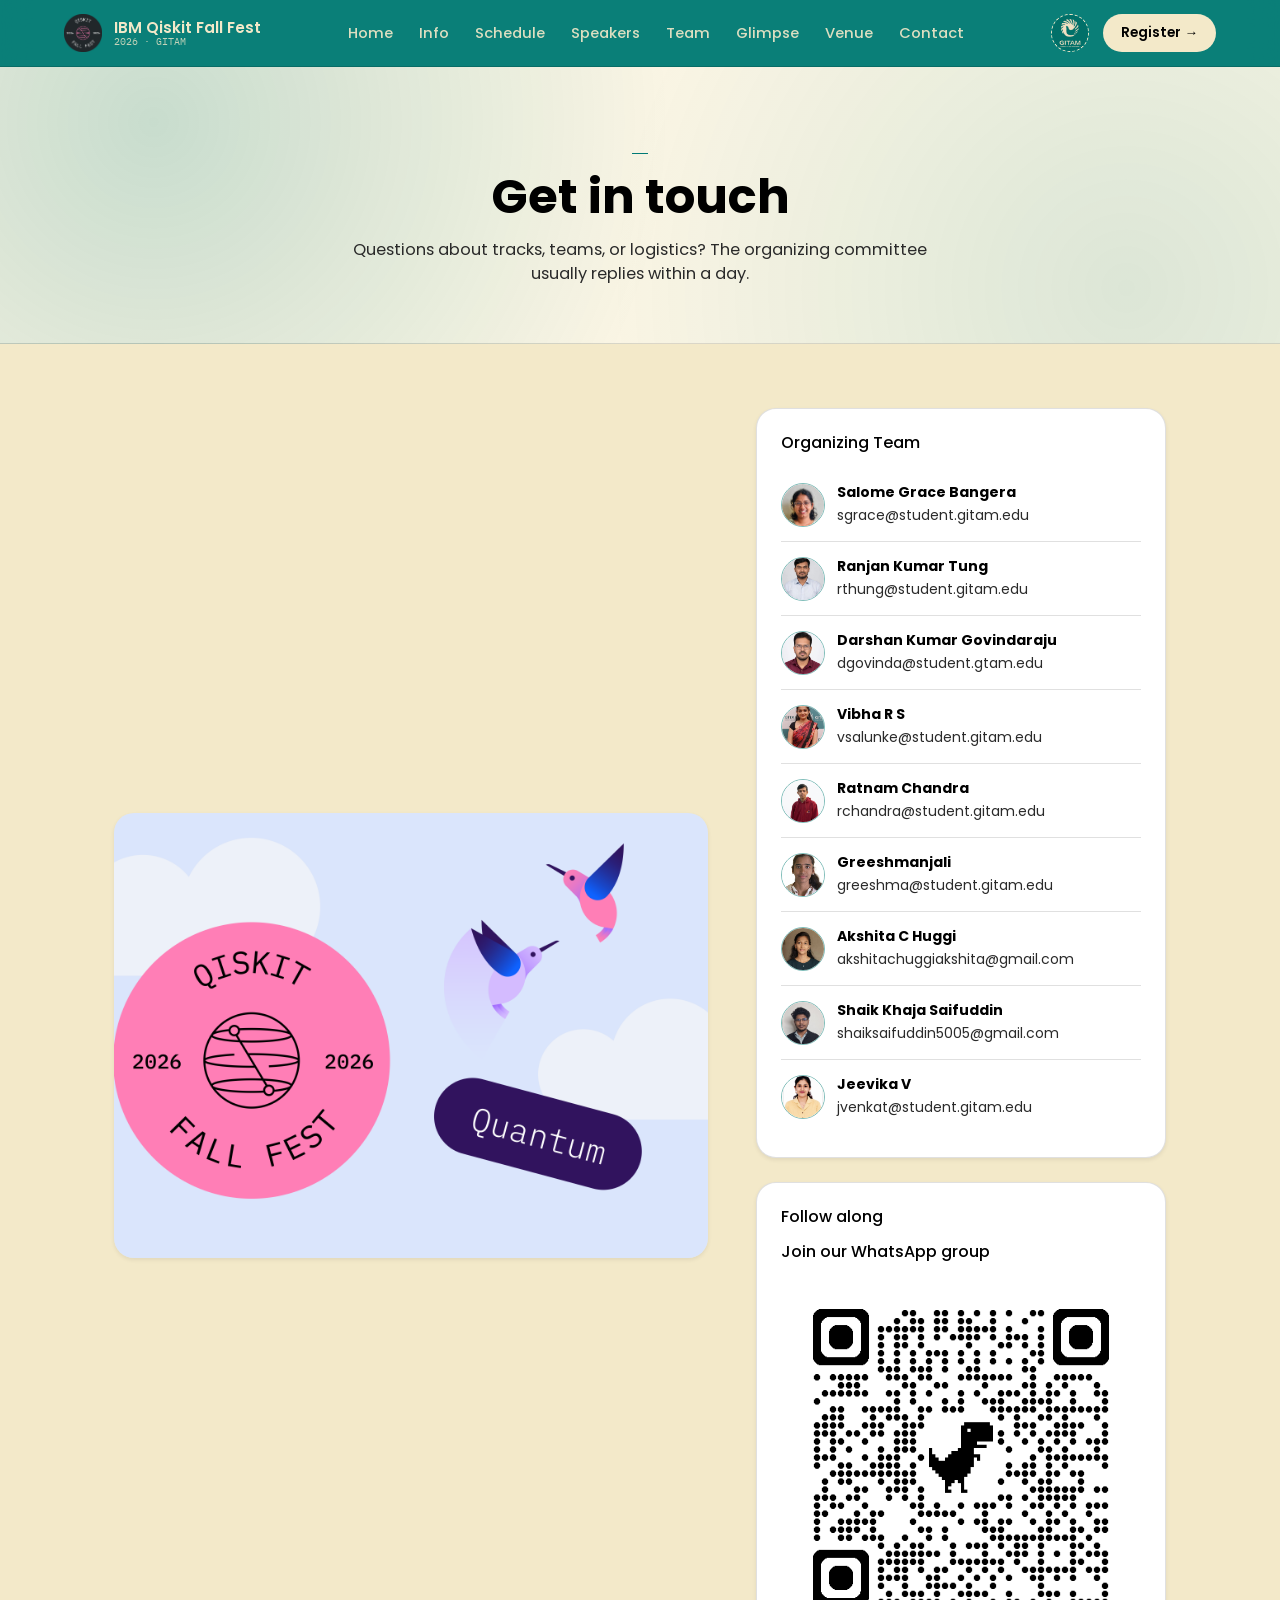
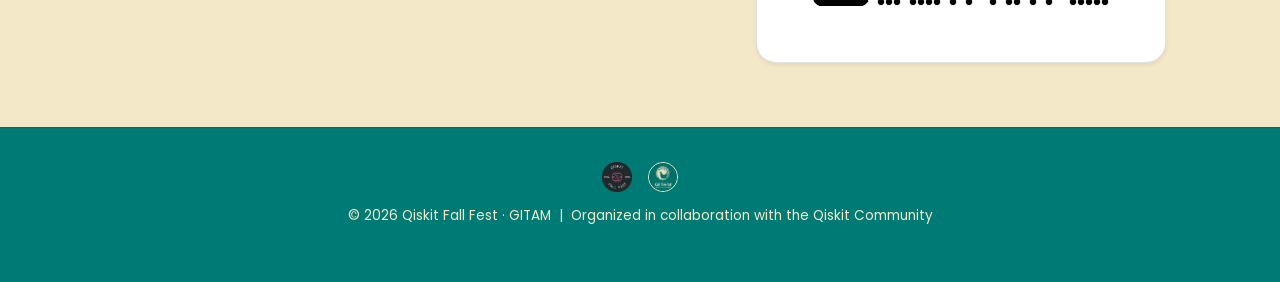
<file: contact.html>
<!DOCTYPE html>
<html lang="en">
<head>
<meta charset="UTF-8">
<meta name="viewport" content="width=device-width, initial-scale=1.0">
<title>Contact · IBM Qiskit Fall Fest 2026</title>
<link href="https://cdn.jsdelivr.net/npm/bootstrap@5.3.3/dist/css/bootstrap.min.css" rel="stylesheet">
<link rel="stylesheet" href="css/site.css">
  <link rel="icon" type="image/png" href="assets/badge-dark.png">

<style>
  .qf-form .form-control{
    border-radius:12px; border-color:var(--line); padding:10px 14px;
  }
  .qf-form .form-control:focus{ border-color:var(--violet); box-shadow:0 0 0 3px rgba(91,63,196,0.15); }
  .qf-form label{ font-size:0.85rem; font-weight:600; color:var(--ink); margin-bottom:6px; }
  .qf-submit{
    background:var(--pink); color:#fff; border:none; border-radius:100px;
    padding:11px 26px; font-weight:600; font-size:0.92rem;
  }
  .qf-submit:hover{ background:var(--pink-deep); color:#fff; }
  .contact-person{ display:flex; align-items:center; gap:12px; padding:14px 0; border-bottom:1px solid var(--line); }
  .contact-person:last-child{ border-bottom:none; }
  .contact-avatar{
    width:44px; height:44px; border-radius:50%; overflow:hidden; flex-shrink:0; border:1.5px solid var(--violet-pale);
  }
  .contact-avatar img{ width:100%; height:100%; object-fit:cover; display:block; }
</style>
</head>
<body>

<header>
  <div class="logo-box">
    <div class="logo-img-wrap" title="Fall Fest badge">
      <img src="assets/badge-dark.png" alt="Qiskit Fall Fest 2026 badge">
    </div>
    <div class="brand-text">
      IBM Qiskit Fall Fest
      <span>2026 · GITAM</span>
    </div>
  </div>

  <nav class="qf-nav" id="qfNav">
      <a href="index.html">Home</a>
    <a href="info.html">Info</a>
    <a href="schedule.html">Schedule</a>
    <a href="speakers.html">Speakers</a>
    <a href="team.html">Team</a>
    <a href="glimpse.html">Glimpse</a>
    <a href="venue.html">Venue</a>
    <a href="contact.html">Contact</a>
  </nav>

  <div class="header-right">
    <button class="qf-toggler" id="qfToggler" aria-label="Toggle navigation" aria-expanded="false">
      <span></span><span></span><span></span>
    </button>
    <div class="logo-slot-wrap"><img src="assets/gitam-logo.png" alt="GITAM University" style="width:100%;height:100%;object-fit:cover;"></div>
    <a href="register.html" class="btn-nav-register">Register →</a>
  </div>
</header>

<section class="page-hero">
  <div class="eyebrow"></div>
  <h1>Get in touch</h1>
  <p>Questions about tracks, teams, or logistics? The organizing committee usually replies within a day.</p>
</section>

<section class="qf-section">
  <div class="row g-5 align-items-center">

    <div class="col-lg-7">
      <div class="qf-rounded shadow-sm overflow-hidden" style="aspect-ratio:4/3;">
        <img src="assets/badge-teaser.png" alt="Qiskit Fall Fest team collaborating" style="width:100%; height:100%; object-fit:cover; display:block;">
      </div>
    </div>

    <div class="col-lg-5">
      <div class="bg-white qf-rounded p-4 shadow-sm border mb-4" style="border-color:var(--line)!important;">
        <h2 class="h6 mb-3">Organizing Team</h2>
        <div class="contact-person">
          <div class="contact-avatar"><img src="team/salome.jpeg" alt="Photo of organizer"></div>
          <div><strong class="d-block small">Salome Grace Bangera</strong><span class="small" style="color:var(--ink-soft)">sgrace@student.gitam.edu</span></div>
        </div>
        <div class="contact-person">
          <div class="contact-avatar"><img src="team/ranjan.jpeg" alt="Photo of organizer"></div>
          <div><strong class="d-block small">Ranjan Kumar Tung</strong><span class="small" style="color:var(--ink-soft)">rthung@student.gitam.edu</span></div>
        </div>
        <div class="contact-person">
          <div class="contact-avatar"><img src="team/darshan.png" alt="Photo of organizer"></div>
          <div><strong class="d-block small">Darshan Kumar Govindaraju</strong><span class="small" style="color:var(--ink-soft)">dgovinda@student.gtam.edu</span></div>
        </div>


        <div class="contact-person">
          <div class="contact-avatar"><img src="team/vibha.png" alt="Photo of organizer"></div>
          <div><strong class="d-block small">Vibha R S</strong><span class="small" style="color:var(--ink-soft)">vsalunke@student.gitam.edu</span></div>
        </div>

         <div class="contact-person">
          <div class="contact-avatar"><img src="team/ratnam.png" alt="Photo of organizer"></div>
          <div><strong class="d-block small">Ratnam Chandra</strong><span class="small" style="color:var(--ink-soft)">rchandra@student.gitam.edu</span></div>
        </div>

        <div class="contact-person">
          <div class="contact-avatar"><img src="team/greeshma.png" alt="Photo of organizer"></div>
          <div><strong class="d-block small">Greeshmanjali</strong><span class="small" style="color:var(--ink-soft)">greeshma@student.gitam.edu</span></div>
        </div>

        <div class="contact-person">
          <div class="contact-avatar"><img src="team/akshatha.png" alt="Photo of organizer"></div>
          <div><strong class="d-block small">Akshita C Huggi</strong><span class="small" style="color:var(--ink-soft)">akshitachuggiakshita@gmail.com</span></div>
        </div>

<div class="contact-person">
          <div class="contact-avatar"><img src="team/saif.png" alt="Photo of organizer"></div>
          <div><strong class="d-block small">Shaik Khaja Saifuddin</strong><span class="small" style="color:var(--ink-soft)">shaiksaifuddin5005@gmail.com</span></div>
        </div>

        
        <div class="contact-person">
          <div class="contact-avatar"><img src="team/jeevika.png" alt="Photo of organizer"></div>
          <div><strong class="d-block small">Jeevika V</strong><span class="small" style="color:var(--ink-soft)">jvenkat@student.gitam.edu</span></div>
        </div>
      </div>

     <div class="bg-white qf-rounded p-4 shadow-sm border" style="border-color:var(--line)!important;">
  <h2 class="h6 mb-3">Follow along</h2>
       <h3 class="h6 mb-3">Join our WhatsApp group</h3>
  <a href="https://chat.whatsapp.com/channel/0029Vb6nTvd5fM5jgjq5760t" target="_blank" rel="noopener noreferrer" style="display:block;">
    <img src="assets/whatsappgroup.png" alt="Join our WhatsApp group" style="width:100%; border-radius:14px; display:block;">
  </a>
</div>
  </div>
</section>

<footer>
  <div class="footer-logos">
    <div class="footer-badge"><img src="assets/badge-dark.png" alt="Qiskit Fall Fest 2026 badge"></div>
    <div class="footer-gitam-slot"><img src="assets/gitam-logo.png" alt="GITAM University" style="width:100%;height:100%;object-fit:contain;"></div>
  </div>
  <p>© 2026 Qiskit Fall Fest · GITAM &nbsp;|&nbsp; Organized in collaboration with the Qiskit Community</p>
</footer>

<script src="https://cdn.jsdelivr.net/npm/bootstrap@5.3.3/dist/js/bootstrap.bundle.min.js"></script>
<script>
  const qfToggler = document.getElementById('qfToggler');
  const qfNav = document.getElementById('qfNav');
  qfToggler.addEventListener('click', () => {
    qfNav.classList.toggle('open');
    qfToggler.classList.toggle('open');
    qfToggler.setAttribute('aria-expanded', qfNav.classList.contains('open'));
  });
</script>
</body>
</html>
</file>
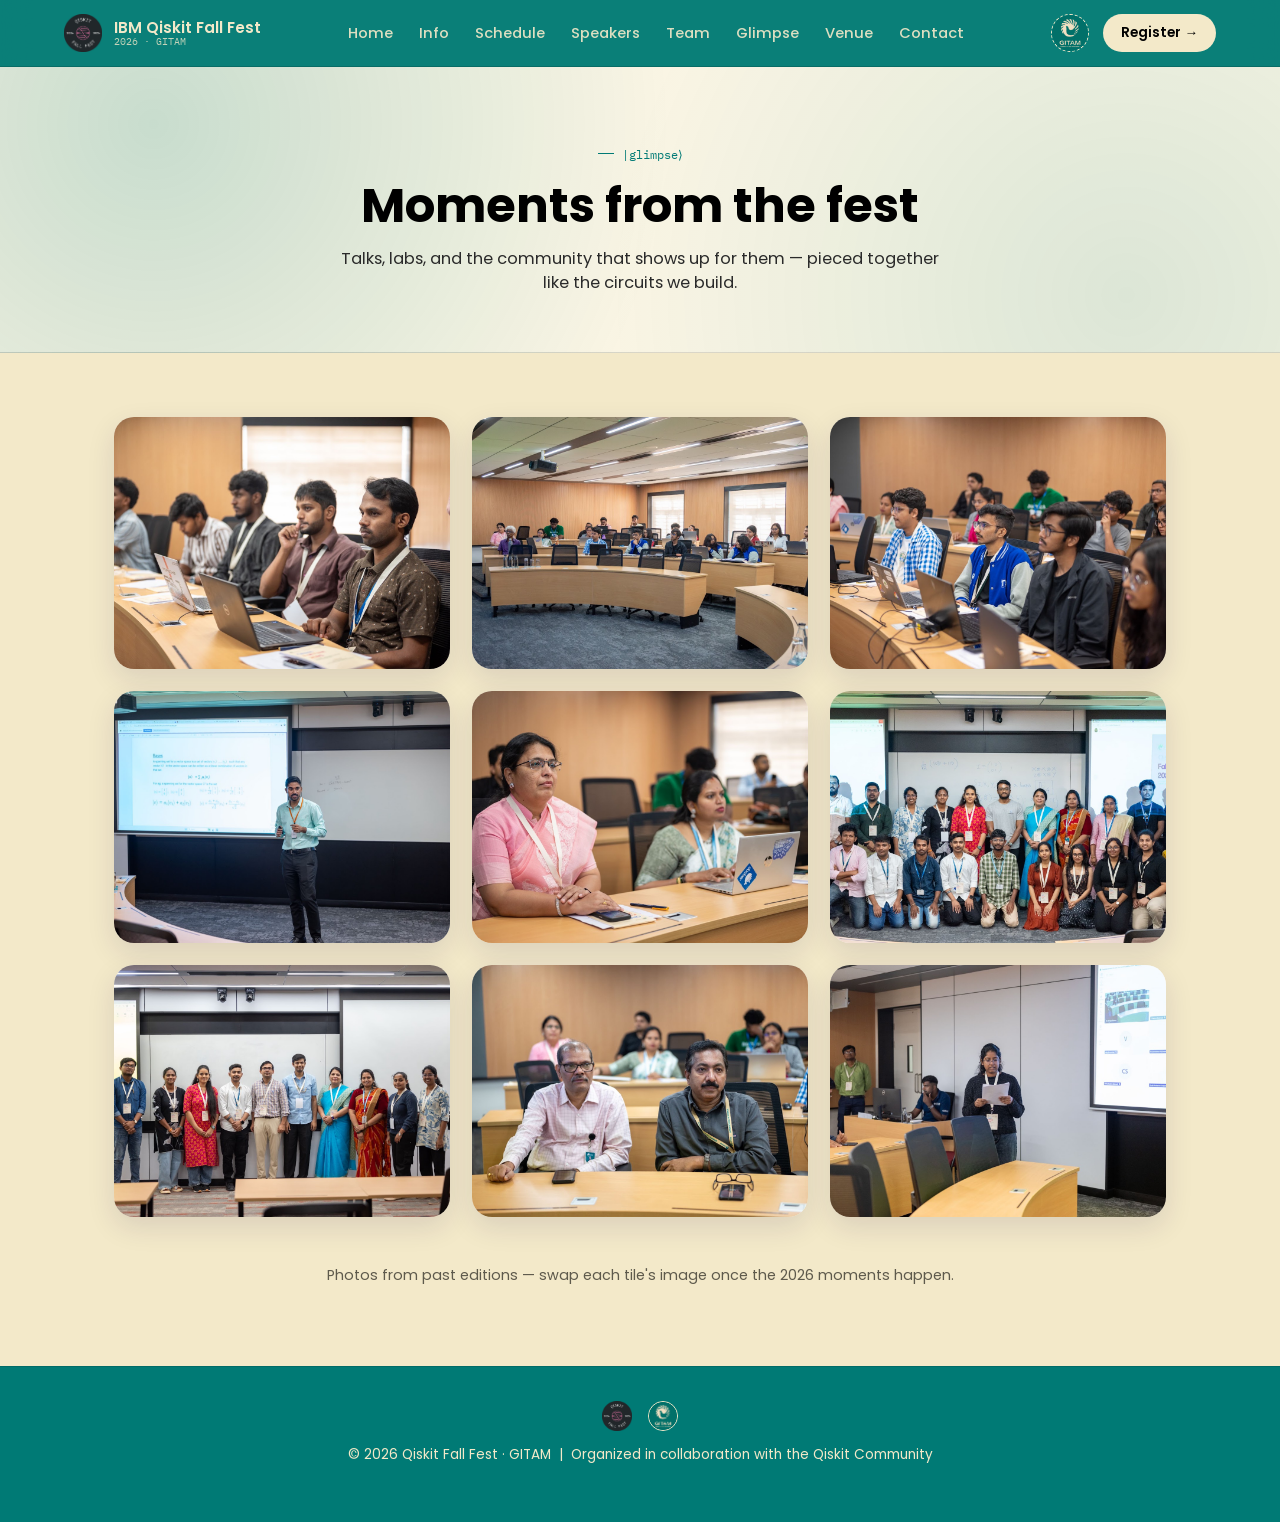
<file: glimpse.html>
<!DOCTYPE html>
<html lang="en">
<head>
<meta charset="UTF-8">
<meta name="viewport" content="width=device-width, initial-scale=1.0">
<title>Glimpse · IBM  Qiskit Fall Fest 2026</title>
<link href="https://cdn.jsdelivr.net/npm/bootstrap@5.3.3/dist/css/bootstrap.min.css" rel="stylesheet">
<link rel="stylesheet" href="css/site.css">
  <link rel="icon" type="image/png" href="assets/badge-dark.png">

<style>
  /* ===== professional gallery grid ===== */
  .gallery-grid{
    display:grid;
    grid-template-columns:repeat(3, 1fr);
    gap:22px;
  }
  .gallery-item{
    position:relative;
    border-radius:20px;
    overflow:hidden;
    aspect-ratio:4/3;
    background:var(--bg-soft);
    box-shadow:0 10px 28px rgba(45,27,84,0.12);
    transition:transform .3s ease, box-shadow .3s ease;
  }
  .gallery-item:hover{
    transform:translateY(-6px);
    box-shadow:0 22px 44px rgba(45,27,84,0.22);
  }
  .gallery-item img{
    width:100%;
    height:100%;
    object-fit:cover;
    display:block;
    transition:transform .5s ease;
  }
  .gallery-item:hover img{ transform:scale(1.07); }

  .gallery-item::after{
    content:"";
    position:absolute; inset:0;
    background:linear-gradient(180deg, transparent 50%, rgba(36,18,69,0.8));
    opacity:0;
    transition:opacity .3s ease;
  }
  .gallery-item:hover::after{ opacity:1; }

  .gallery-caption{
    position:absolute; left:20px; right:20px; bottom:18px;
    color:#fff;
    opacity:0;
    transform:translateY(10px);
    transition:opacity .3s ease, transform .3s ease;
    z-index:1;
  }
  .gallery-item:hover .gallery-caption{ opacity:1; transform:translateY(0); }
  .gallery-caption .tag{
    font-family:'IBM Plex Mono', monospace;
    font-size:.68rem;
    letter-spacing:.03em;
    color:#ffd9ec;
    display:block;
    margin-bottom:4px;
  }
  .gallery-caption .title{
    font-family:'Poppins', sans-serif;
    font-weight:600;
    font-size:1rem;
    line-height:1.3;
  }

  @media (max-width:900px){
    .gallery-grid{ grid-template-columns:repeat(2, 1fr); }
  }
  @media (max-width:576px){
    .gallery-grid{ grid-template-columns:1fr; gap:16px; }
  }
</style>
</head>
<body>

<header>
  <div class="logo-box">
    <div class="logo-img-wrap" title="Fall Fest badge">
      <img src="assets/badge-dark.png" alt="Qiskit Fall Fest 2026 badge">
    </div>
    <div class="brand-text">
      IBM Qiskit Fall Fest
      <span>2026 · GITAM</span>
    </div>
  </div>

  <nav class="qf-nav" id="qfNav">
    <a href="index.html">Home</a>
    <a href="info.html">Info</a>
    <a href="schedule.html">Schedule</a>
    <a href="speakers.html">Speakers</a>
    <a href="team.html">Team</a>
    <a href="glimpse.html">Glimpse</a>
    <a href="venue.html">Venue</a>
    <a href="contact.html">Contact</a>
  </nav>

  <div class="header-right">
    <button class="qf-toggler" id="qfToggler" aria-label="Toggle navigation" aria-expanded="false">
      <span></span><span></span><span></span>
    </button>
    <div class="logo-slot-wrap"><img src="assets/gitam-logo.png" alt="GITAM University" style="width:100%;height:100%;object-fit:cover;"></div>
    <a href="register.html" class="btn-nav-register">Register →</a>
  </div>
</header>

<section class="page-hero">
  <div class="eyebrow">|glimpse⟩</div>
  <h1>Moments from the fest</h1>
  <p>Talks, labs, and the community that shows up for them — pieced together like the circuits we build.</p>
</section>

<section class="qf-section">
  <div class="gallery-grid">

    <div class="gallery-item">
      <img src="glimpse/glimp1.jpg" alt="Opening keynote on the main stage">
      <div class="gallery-caption">
        <span class="tag">Keynote</span>
        <span class="title">Opening keynote</span>
      </div>
    </div>

    <div class="gallery-item">
      <img src="glimpse/glimp2.jpg" alt="Students building their first quantum circuit">
      <div class="gallery-caption">
        <span class="tag">Lab Session</span>
        <span class="title">First circuits, first bugs</span>
      </div>
    </div>

    <div class="gallery-item">
      <img src="glimpse/glimp3.jpg" alt="Mentor helping a team debug a circuit">
      <div class="gallery-caption">
        <span class="tag">Mentoring</span>
        <span class="title">On the lab floor</span>
      </div>
    </div>

    <div class="gallery-item">
      <img src="glimpse/glimp4.jpg" alt="Team collaborating around a laptop">
      <div class="gallery-caption">
        <span class="tag">Teamwork</span>
        <span class="title">Building together</span>
      </div>
    </div>

    <div class="gallery-item">
      <img src="glimpse/glimp5.jpg" alt="Close-up of a quantum circuit diagram on a whiteboard">
      <div class="gallery-caption">
        <span class="tag">Whiteboard</span>
        <span class="title">Working through the maths</span>
      </div>
    </div>

    <div class="gallery-item">
      <img src="glimpse/glimp6.jpg" alt="Guest speaker giving an industry talk">
      <div class="gallery-caption">
        <span class="tag">Talk</span>
        <span class="title">Quantum in industry</span>
      </div>
    </div>

    <div class="gallery-item">
      <img src="glimpse/glimp7.jpg" alt="Participant presenting a lightning demo">
      <div class="gallery-caption">
        <span class="tag">Demo</span>
        <span class="title">Lightning demos</span>
      </div>
    </div>

    <div class="gallery-item">
      <img src="glimpse/glimp8.jpg" alt="Team celebrating with their award">
      <div class="gallery-caption">
        <span class="tag">Awards</span>
        <span class="title">Closing &amp; awards</span>
      </div>
    </div>

    <div class="gallery-item">
      <img src="glimpse/glimp9.jpg" alt="Group photo of all participants and organizers">
      <div class="gallery-caption">
        <span class="tag">Community</span>
        <span class="title">The whole crew</span>
      </div>
    </div>

  </div>

  <p class="text-center mt-5" style="color:var(--ink-dim); font-size:0.9rem;">
    Photos from past editions — swap each tile's image once the 2026 moments happen.
  </p>
</section>
<footer>
  <div class="footer-logos">
    <div class="footer-badge"><img src="assets/badge-dark.png" alt="Qiskit Fall Fest 2026 badge"></div>
    <div class="footer-gitam-slot"><img src="assets/gitam-logo.png" alt="GITAM University" style="width:100%;height:100%;object-fit:contain;"></div>
  </div>
  <p>© 2026 Qiskit Fall Fest · GITAM &nbsp;|&nbsp; Organized in collaboration with the Qiskit Community</p>
</footer>

<script src="https://cdn.jsdelivr.net/npm/bootstrap@5.3.3/dist/js/bootstrap.bundle.min.js"></script>
<script>
  const qfToggler = document.getElementById('qfToggler');
  const qfNav = document.getElementById('qfNav');
  qfToggler.addEventListener('click', () => {
    qfNav.classList.toggle('open');
    qfToggler.classList.toggle('open');
    qfToggler.setAttribute('aria-expanded', qfNav.classList.contains('open'));
  });
</script>
</body>
</html>
</file>
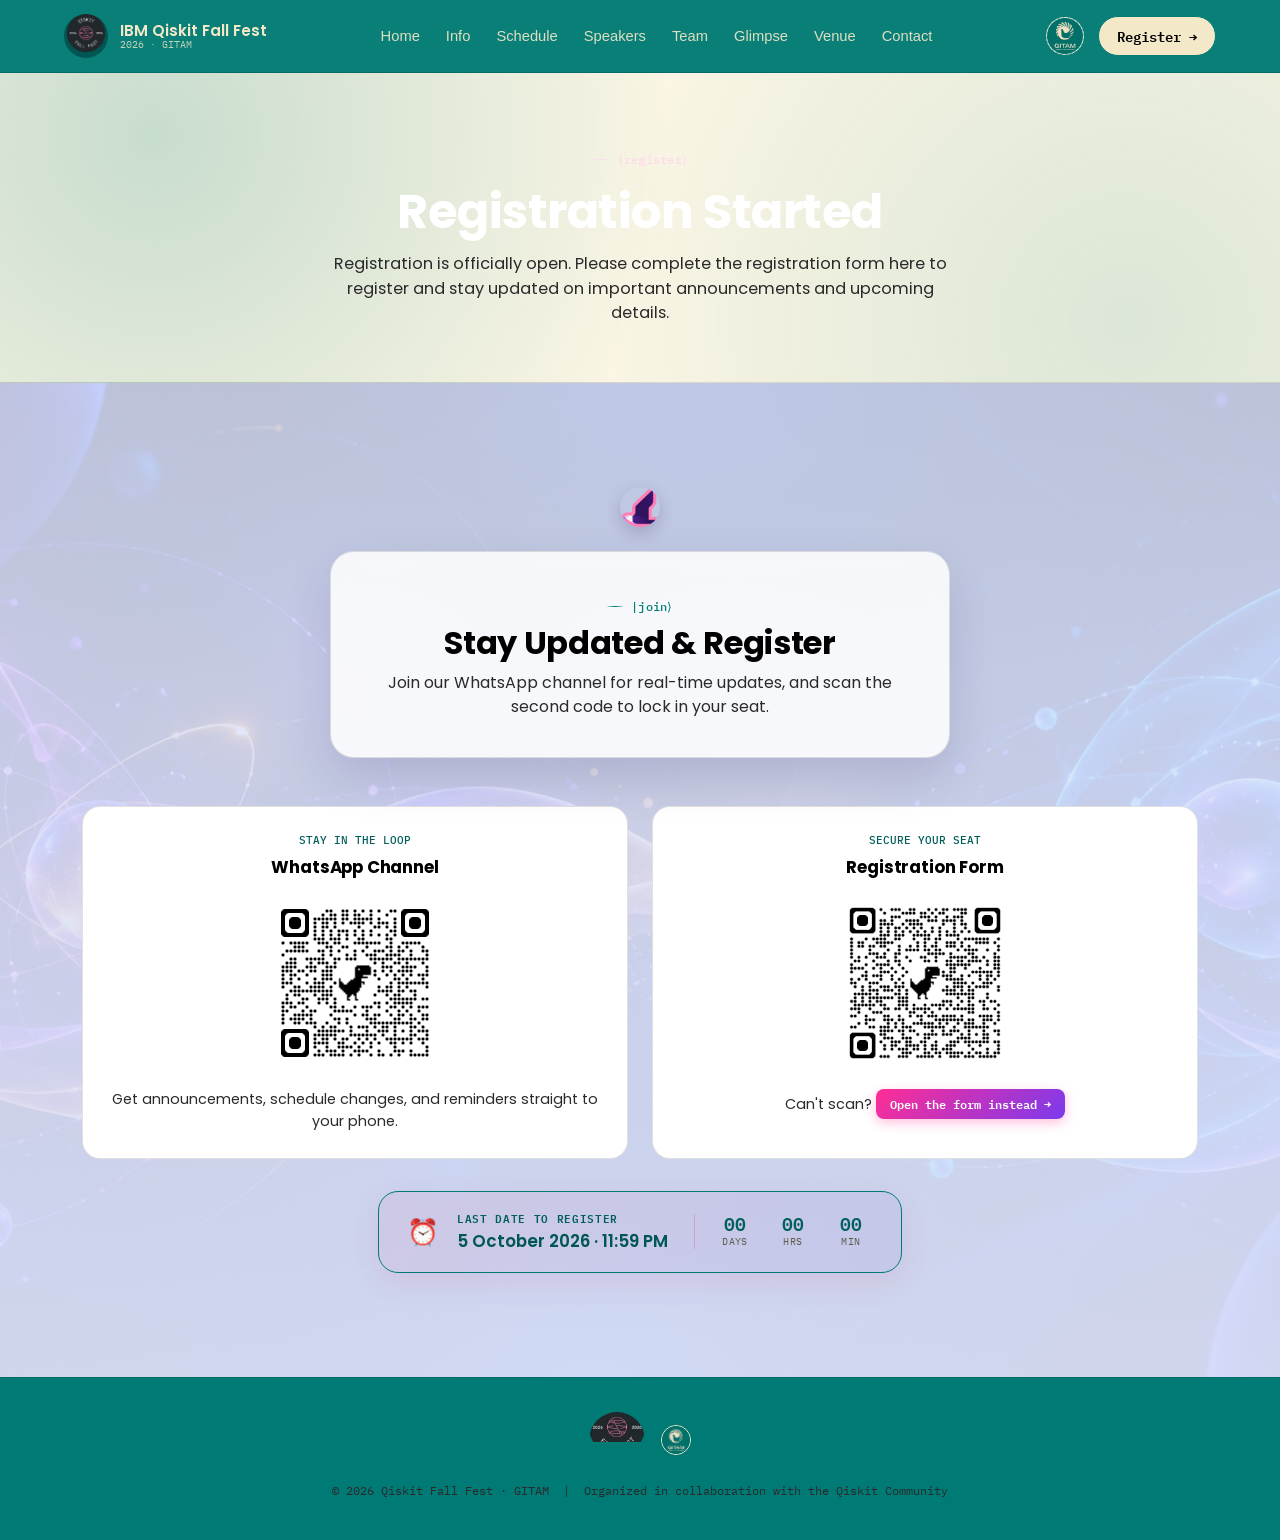
<file: register.html>
<!DOCTYPE html>
<html lang="en">
<head>
<meta charset="UTF-8">
<meta name="viewport" content="width=device-width, initial-scale=1.0">
<title>Register · IBM Qiskit Fall Fest 2026</title>
<link href="https://cdn.jsdelivr.net/npm/bootstrap@5.3.3/dist/css/bootstrap.min.css" rel="stylesheet">


  <style>

    /* ===== registration deadline callout ===== */
.deadline-card{
  display:inline-flex;
  align-items:center;
  gap:18px;
  background:linear-gradient(135deg, rgba(217,73,138,.08), rgba(91,63,196,.08));
  border:1.5px solid var(--pink);
  border-radius:20px;
  padding:18px 28px;
  margin-top:8px;
  box-shadow:0 10px 28px rgba(217,73,138,.12);
}
.deadline-icon{
  font-size:1.6rem;
  flex-shrink:0;
  animation:tick 1.8s ease-in-out infinite;
}
@keyframes tick{
  0%,100%{ transform:rotate(0deg); }
  25%{ transform:rotate(-8deg); }
  75%{ transform:rotate(8deg); }
}
.deadline-text{ text-align:left; }
.deadline-label{
  font-family:'IBM Plex Mono',monospace; font-size:.7rem; letter-spacing:.06em;
  text-transform:uppercase; color:var(--pink-deep); font-weight:600; margin-bottom:2px;
}
.deadline-date{
  font-family:'Poppins',sans-serif; font-weight:600; font-size:1.05rem; color:var(--violet-deep);
}
.deadline-countdown{
  display:flex; gap:14px; margin-left:8px; padding-left:18px;
  border-left:1px solid rgba(217,73,138,.3);
}
.deadline-countdown-item{ text-align:center; min-width:44px; }
.deadline-num{
  font-family:'IBM Plex Mono',monospace; font-weight:600; font-size:1.15rem; color:var(--pink-deep); line-height:1;
}
.deadline-unit{
  font-family:'IBM Plex Mono',monospace; font-size:.6rem; letter-spacing:.05em;
  text-transform:uppercase; color:var(--ink-dim); margin-top:2px;
}

@media(max-width:576px){
  .deadline-card{ flex-direction:column; text-align:center; padding:20px; }
  .deadline-text{ text-align:center; }
  .deadline-countdown{ margin-left:0; padding-left:0; border-left:none; border-top:1px solid rgba(217,73,138,.3); padding-top:12px; margin-top:8px; }
}
/* ===== brand tokens (same palette as the homepage) ===== */
:root{
  --pink:#ec6ea3;
  --pink-deep:#d9498a;
  --violet:#5b3fc4;
  --violet-deep:#2d1b54;
  --violet-pale:#b6a4f2;
  --ink:#241245;
  --ink-soft:#584d82;
  --ink-dim:#8781ab;
  --bg:#dde3fb;
  --bg-soft:#eef1fd;
  --line:rgba(36,18,69,.12);
}

html{ scroll-behavior:smooth; }
body{
  margin:0;
  background:var(--bg);
  color:var(--ink);
  font-family:'Inter',sans-serif;
  overflow-x:hidden;
}
h1,h2,h3{ font-family:'Poppins',sans-serif; font-weight:600; letter-spacing:-0.01em; color:var(--violet-deep); }
.font-mono{ font-family:'IBM Plex Mono',monospace; }
.text-ink-soft{ color:var(--ink-soft) !important; }
.text-ink-dim{ color:var(--ink-dim) !important; }

.eyebrow{
  font-family:'IBM Plex Mono',monospace; font-size:.78rem; letter-spacing:.02em;
  color:var(--pink-deep); display:inline-flex; align-items:center; gap:8px; font-weight:500;
}
.eyebrow::before{ content:""; width:7px; height:7px; border-radius:50%; background:var(--pink); flex-shrink:0; }

/* ===== header / nav ===== */
header{
  position:fixed; top:0; left:0; right:0; z-index:1000;
  display:flex; align-items:center; justify-content:space-between;
  padding:14px 32px;
  background:rgba(238,241,253,.9);
  backdrop-filter:blur(14px); -webkit-backdrop-filter:blur(14px);
  border-bottom:1px solid var(--line);
}
.logo-box{ display:flex; align-items:center; gap:10px; }
.logo-img-wrap{
  width:44px; height:44px; border-radius:50%; overflow:hidden;
  background:var(--violet-deep); flex-shrink:0;
}
.logo-img-wrap img{ width:100%; height:100%; object-fit:contain; }
.brand-text{
  font-family:'Poppins',sans-serif; font-weight:600; font-size:.95rem;
  color:var(--violet-deep); line-height:1.15;
}
.brand-text span{
  display:block; font-family:'IBM Plex Mono',monospace; font-weight:400;
  font-size:.6rem; color:var(--ink-soft);
}

.qf-nav{ display:flex; align-items:center; gap:28px; }
.qf-nav a{
  font-family:'Inter',sans-serif; font-weight:500; font-size:.9rem;
  color:var(--ink-soft); text-decoration:none; position:relative; padding:4px 0;
}
.qf-nav a::after{
  content:""; position:absolute; left:0; bottom:-2px; width:100%; height:2px;
  background:var(--pink); border-radius:2px; transform:scaleX(0); transform-origin:right;
  transition:transform .3s cubic-bezier(.22,1,.36,1);
}
.qf-nav a:hover{ color:var(--violet-deep); }
.qf-nav a:hover::after{ transform:scaleX(1); transform-origin:left; }

.header-right{ display:flex; align-items:center; gap:16px; }
.logo-slot-wrap{
  width:44px; height:44px; border-radius:50%; overflow:hidden;
  border:1.5px dashed var(--ink-dim); background:rgba(255,255,255,.5); flex-shrink:0;
}

.btn-nav-register{
  font-family:'IBM Plex Mono',monospace; font-weight:500; font-size:.85rem;
  color:#fff; background:var(--pink); border:1px solid var(--pink);
  border-radius:40px; padding:.6rem 1.3rem; text-decoration:none;
  transition:transform .18s ease, box-shadow .18s ease, background .18s ease;
  display:inline-block; white-space:nowrap;
}
.btn-nav-register:hover{
  color:#fff; background:var(--pink-deep); border-color:var(--pink-deep);
  transform:translateY(-2px); box-shadow:0 12px 28px rgba(217,73,138,.35);
}

.qf-toggler{
  display:none; flex-direction:column; justify-content:center; gap:5px;
  width:34px; height:34px; background:none; border:none; cursor:pointer; padding:0;
}
.qf-toggler span{
  display:block; width:100%; height:2px; background:var(--violet-deep);
  border-radius:2px; transition:transform .25s ease, opacity .25s ease;
}
.qf-toggler.open span:nth-child(1){ transform:translateY(7px) rotate(45deg); }
.qf-toggler.open span:nth-child(2){ opacity:0; }
.qf-toggler.open span:nth-child(3){ transform:translateY(-7px) rotate(-45deg); }

@media(max-width:991px){
  .qf-toggler{ display:flex; }
  .qf-nav{
    position:fixed; top:72px; left:0; right:0;
    flex-direction:column; align-items:flex-start; gap:0;
    background:var(--bg-soft); border-bottom:1px solid var(--line);
    max-height:0; overflow:hidden; padding:0 32px;
    transition:max-height .3s ease, padding .3s ease;
  }
  .qf-nav.open{ max-height:400px; padding:16px 32px 24px; }
  .qf-nav a{ padding:10px 0; width:100%; }
  .logo-slot-wrap{ display:none; }
}

/* ===== page hero (title band) ===== */
.page-hero{
  padding:160px 32px 70px;
  text-align:center;
  background:linear-gradient(160deg, var(--violet-deep) 0%, var(--violet) 100%);
  color:#fff;
}
.page-hero .eyebrow{ color:#ffd9ec; justify-content:center; }
.page-hero .eyebrow::before{ background:#ffd9ec; }
.page-hero h1{ color:#fff; font-size:clamp(1.9rem,4vw,2.8rem); margin-top:.5rem; }
.page-hero p{ color:#e9e3fb; max-width:600px; margin:14px auto 0; font-size:1.02rem; }

/* ===== generic section + card helpers ===== */
.qf-section{ padding:5rem 0; }
.qf-rounded{ border-radius:24px !important; }

.bg-section{ position:relative; overflow:hidden; isolation:isolate; }
.bg-section .section-bg-img{ position:absolute; inset:0; z-index:-2; width:100%; height:100%; object-fit:cover; }
.bg-section .section-veil{
  position:absolute; inset:0; z-index:-1;
  background:linear-gradient(180deg, rgba(221,227,251,.85) 0%, rgba(221,227,251,.94) 100%);
}
.bg-section.alt-surface{ background:var(--bg-soft); }
.section-py{ padding-top:6.5rem; padding-bottom:6.5rem; }
@media(max-width:576px){ .section-py{ padding-top:4rem; padding-bottom:4rem; } }

.align-center .section-copy{ margin-left:auto; margin-right:auto; text-align:center; }
.align-center .eyebrow{ justify-content:center; }

.section-copy{
  background:rgba(255,255,255,.86); backdrop-filter:blur(10px); -webkit-backdrop-filter:blur(10px);
  border:1px solid var(--line); border-radius:24px; padding:2.4rem clamp(22px,4vw,46px);
  box-shadow:0 20px 46px rgba(45,27,84,.14); max-width:620px;
}

.gate-mark{ width:40px; height:40px; border-radius:50%; overflow:hidden; box-shadow:0 6px 16px rgba(45,27,84,.2); }

.card-fest{
  border:1px solid var(--line); border-radius:18px; padding:1.6rem; background:#fff; height:100%;
  transition:border-color .2s, transform .2s, box-shadow .2s;
}
.card-fest:hover{ border-color:var(--violet-pale); transform:translateY(-4px); box-shadow:0 16px 34px rgba(45,27,84,.1); }
.card-fest .tag{ font-family:'IBM Plex Mono',monospace; font-size:.68rem; color:var(--pink-deep); font-weight:500; }
.card-fest h3{ font-size:1.05rem; }
.card-fest p{ color:var(--ink-soft); font-size:.92rem; margin-bottom:0; }

.payment-qr{ display:flex; justify-content:center; align-items:center; margin-top:12px; }
.payment-qr img{ width:180px; height:180px; object-fit:contain; }

.link-fest{
  font-family:'IBM Plex Mono',monospace; font-size:.85rem; color:#fff; font-weight:600;
  display:inline-flex; align-items:center; gap:8px;
  background:linear-gradient(135deg, #ff2d95, #7c3aed); border:none; border-radius:8px;
  padding:10px 18px; text-decoration:none; cursor:pointer;
  box-shadow:0 4px 12px rgba(255,45,149,.3); transition:all .2s ease;
}
.link-fest:hover{
  gap:12px; transform:translateY(-2px); box-shadow:0 6px 18px rgba(255,45,149,.45);
  background:linear-gradient(135deg, #ff4dab, #8b5cf6);
}

/* fade-in elements render visible by default on this page
   (no IntersectionObserver script here) */
.fade-in{ opacity:1; transform:none; }

/* ===== footer ===== */
footer{
  text-align:center; padding:3rem 0;
  background:var(--bg-soft); border-top:1px solid var(--line);
}
.footer-logos{ display:flex; justify-content:center; align-items:center; gap:16px; margin-bottom:12px; }
.footer-badge, .footer-gitam-slot{ width:56px; height:56px; border-radius:50%; overflow:hidden; }
.footer-badge img, .footer-gitam-slot img{ width:100%; height:100%; object-fit:cover; }
footer p{ font-family:'IBM Plex Mono',monospace; color:var(--ink-soft); font-size:.75rem; margin:0; }
</style>
<link rel="stylesheet" href="css/site.css">
  <link rel="icon" type="image/png" href="assets/badge-dark.png">

</head>
<body>

<header>
  <div class="logo-box">
    <div class="logo-img-wrap" title="Fall Fest badge">
      <img src="assets/badge-dark.png" alt="Qiskit Fall Fest 2026 badge">
    </div>
    <div class="brand-text">
     IBM Qiskit Fall Fest
      <span>2026 · GITAM</span>
    </div>
  </div>

  <nav class="qf-nav" id="qfNav">
    <a href="index.html">Home</a>
    <a href="info.html">Info</a>
    <a href="schedule.html">Schedule</a>
    <a href="speakers.html">Speakers</a>
    <a href="team.html">Team</a>
    <a href="glimpse.html">Glimpse</a>
    <a href="venue.html">Venue</a>
    <a href="contact.html">Contact</a>
  </nav>

  <div class="header-right">
    <button class="qf-toggler" id="qfToggler" aria-label="Toggle navigation" aria-expanded="false">
      <span></span><span></span><span></span>
    </button>
    <div class="logo-slot-wrap"><img src="assets/gitam-logo.png" alt="GITAM University" style="width:100%;height:100%;object-fit:cover;"></div>
    <a href="register.html" class="btn-nav-register">Register →</a>
  </div>
</header>

<section class="page-hero">
  <div class="eyebrow">|register⟩</div>
  <h1>Registration Started</h1>
  <p>Registration is officially open. Please complete the registration form here to register and stay updated on important announcements and upcoming details.</p>
</section>


<!-- ===== JOIN & REGISTER (QR CODES) ===== -->
<section class="bg-section alt-surface align-center section-py" id="join-register">
  <img class="section-bg-img" src="assets/bg-info.jpg" alt="">
  <div class="section-veil"></div>

  <div class="container position-relative" style="z-index:2;">
    <div class="gate-mark mx-auto mb-4 d-none d-xl-block"><img src="assets/icon-mono-black.png" class="w-100 h-100" alt=""></div>

    <div class="section-copy fade-in mb-5">
      <div class="eyebrow mb-2">|join⟩</div>
      <h2 class="fs-2">Stay Updated &amp; Register</h2>
      <p class="text-ink-soft mt-2 mb-0">
        Join our WhatsApp channel for real-time updates, and scan the second code to lock in your seat.
      </p>
    </div>

    <div class="row row-cols-1 row-cols-md-2 g-4 fade-in mb-4">

      <div class="col">
        <div class="card-fest text-center">
          <span class="tag d-block mb-2">STAY IN THE LOOP</span>
          <h3 class="mb-3">WhatsApp Channel</h3>
          <div class="payment-qr">
            <img src="assets/whatsappgroup.png" alt="Scan QR code to join the Qiskit Fall Fest WhatsApp channel">
          </div>
          <p class="text-ink-soft mt-3 mb-0" style="font-size:.9rem;">
            Get announcements, schedule changes, and reminders straight to your phone.
          </p>
        </div>
      </div>

      <div class="col">
        <div class="card-fest text-center">
          <span class="tag d-block mb-2">SECURE YOUR SEAT</span>
          <h3 class="mb-3">Registration Form</h3>
          <div class="payment-qr">
            <img src="assets/registration.png" alt="Scan QR code to register for Qiskit Fall Fest 2026">
          </div>
          <p class="text-ink-soft mt-3 mb-0" style="font-size:.9rem;">
            Can't scan? <a href="https://forms.gle/392ioswMgbxbrcMz8" class="link-fest" style="padding:6px 14px; font-size:.75rem;">Open the form instead →</a>
          </p>
        </div>
      </div>

    </div>

    <div class="text-center fade-in">
     <div class="text-center fade-in">
  <div class="deadline-card">
    <span class="deadline-icon">⏰</span>
    <div class="deadline-text">
      <div class="deadline-label">Last Date to Register</div>
      <div class="deadline-date">5 October 2026 · 11:59 PM</div>
    </div>
    <div class="deadline-countdown" id="deadlineCountdown" data-target="2026-10-05T23:59:59">
      <div class="deadline-countdown-item">
        <div class="deadline-num" id="ddDays">00</div>
        <div class="deadline-unit">Days</div>
      </div>
      <div class="deadline-countdown-item">
        <div class="deadline-num" id="ddHours">00</div>
        <div class="deadline-unit">Hrs</div>
      </div>
      <div class="deadline-countdown-item">
        <div class="deadline-num" id="ddMins">00</div>
        <div class="deadline-unit">Min</div>
      </div>
    </div>
  </div>
</div>
    </div>
  </div>
</section>

<footer>
  <div class="footer-logos">
    <div class="footer-badge"><img src="assets/badge-dark.png" alt="Qiskit Fall Fest 2026 badge"></div>
    <div class="footer-gitam-slot"><img src="assets/gitam-logo.png" alt="GITAM University" style="width:100%;height:100%;object-fit:contain;"></div>
  </div>
  <p>© 2026 Qiskit Fall Fest · GITAM &nbsp;|&nbsp; Organized in collaboration with the Qiskit Community</p>
</footer>

<script src="https://cdn.jsdelivr.net/npm/bootstrap@5.3.3/dist/js/bootstrap.bundle.min.js"></script>
<script>
  const qfToggler = document.getElementById('qfToggler');
  const qfNav = document.getElementById('qfNav');
  qfToggler.addEventListener('click', () => {
    qfNav.classList.toggle('open');
    qfToggler.classList.toggle('open');
    qfToggler.setAttribute('aria-expanded', qfNav.classList.contains('open'));
  });
</script>
<script>
  const ddEl = document.getElementById('deadlineCountdown');
  if (ddEl) {
    const target = new Date(ddEl.getAttribute('data-target')).getTime();
    function updateDeadline() {
      const now = new Date().getTime();
      const dist = target - now;
      const daysEl = document.getElementById('ddDays');
      const hoursEl = document.getElementById('ddHours');
      const minsEl = document.getElementById('ddMins');
      if (dist < 0) {
        daysEl.textContent = '00'; hoursEl.textContent = '00'; minsEl.textContent = '00';
        return;
      }
      daysEl.textContent = String(Math.floor(dist / 86400000)).padStart(2, '0');
      hoursEl.textContent = String(Math.floor((dist % 86400000) / 3600000)).padStart(2, '0');
      minsEl.textContent = String(Math.floor((dist % 3600000) / 60000)).padStart(2, '0');
    }
    updateDeadline();
    setInterval(updateDeadline, 60000);
  }
</script>
 

</body>
</html>
</file>
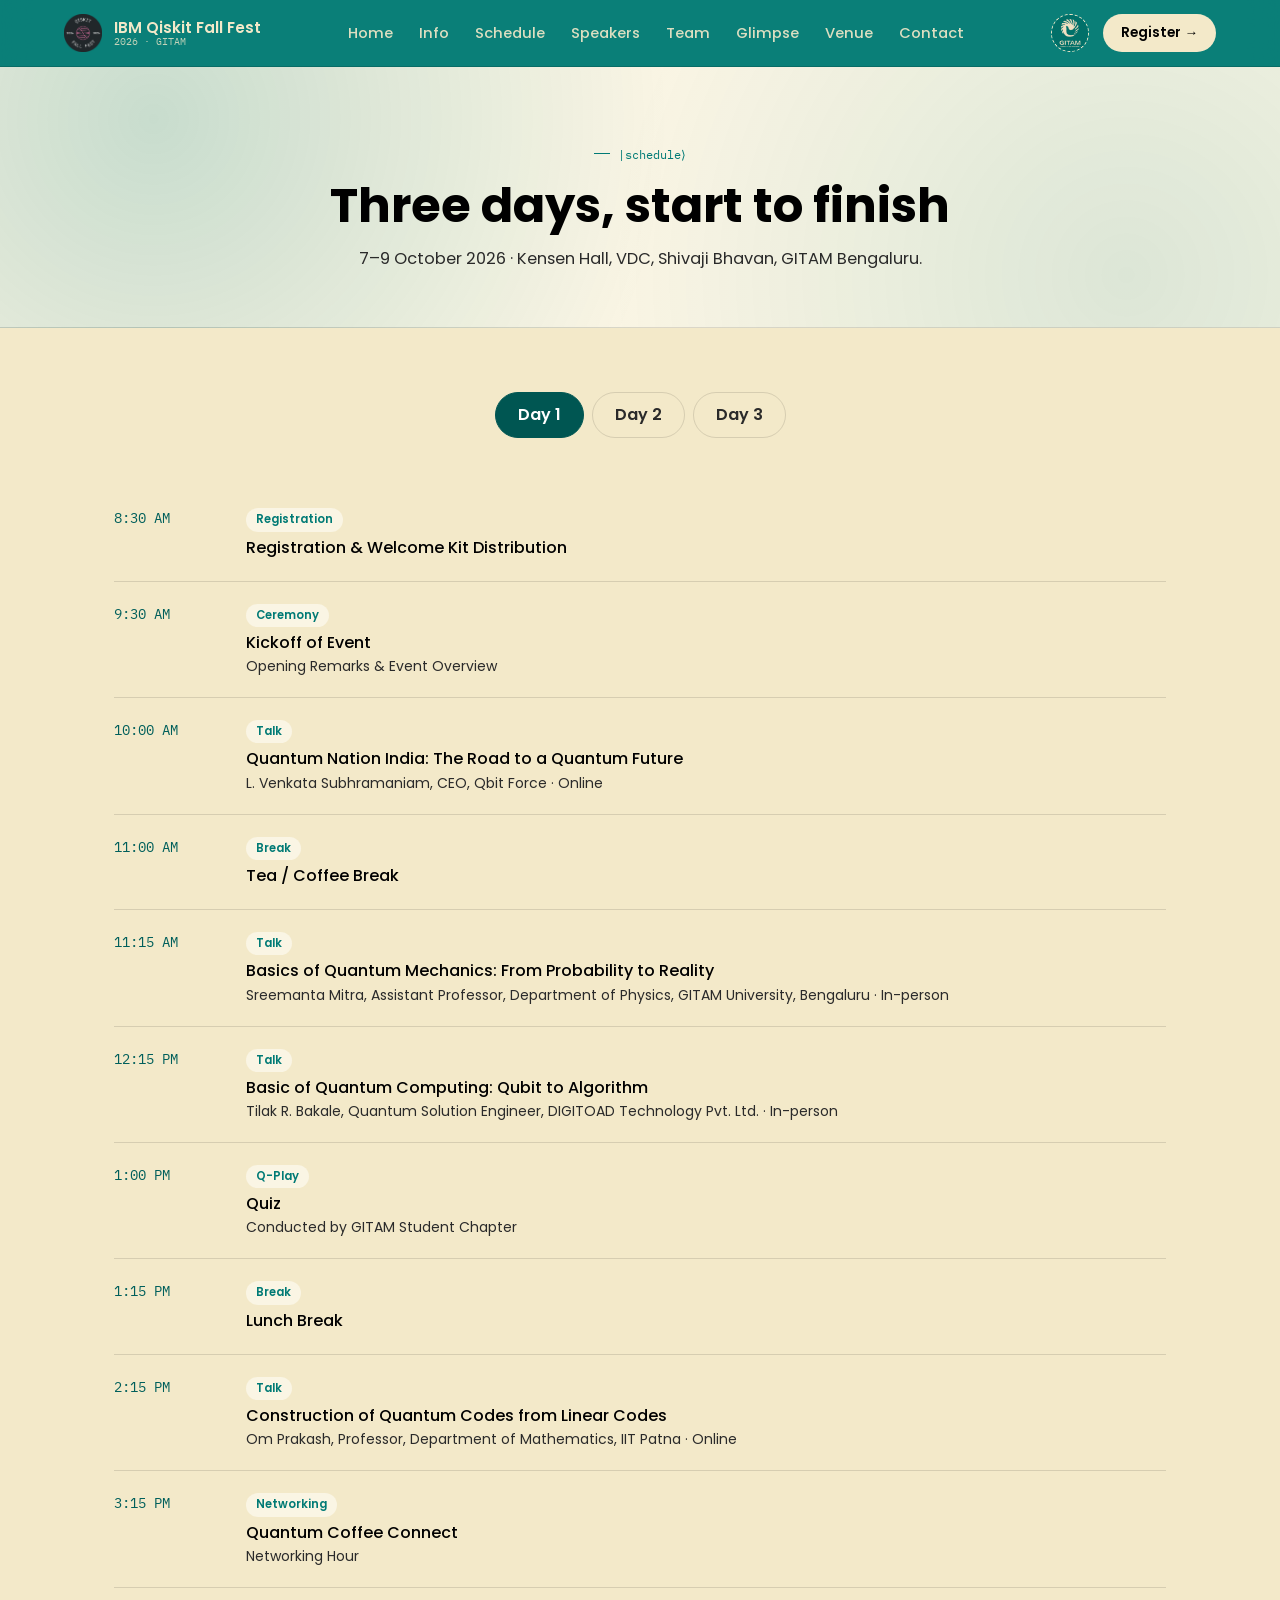
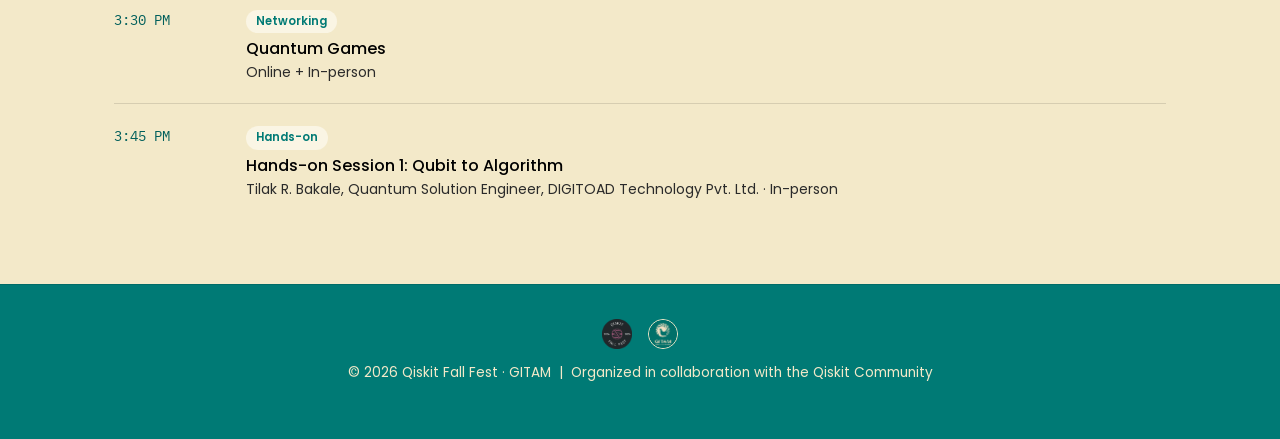
<file: schedule.html>
<!DOCTYPE html>
<html lang="en">
<head>
<meta charset="UTF-8">
<meta name="viewport" content="width=device-width, initial-scale=1.0">
<title>Schedule · IBM Qiskit Fall Fest 2026</title>
<link href="https://cdn.jsdelivr.net/npm/bootstrap@5.3.3/dist/css/bootstrap.min.css" rel="stylesheet">
<link rel="stylesheet" href="css/site.css">
  <link rel="icon" type="image/png" href="assets/badge-dark.png">

<style>
  .day-tabs .nav-link{
    border-radius:100px; color:var(--ink-soft); font-weight:600; padding:10px 22px; border:1.5px solid var(--line);
  }
  .day-tabs .nav-link.active{ background:var(--violet-deep); color:#fff; border-color:var(--violet-deep); }
  .sched-row{
    display:flex; gap:22px; padding:20px 0; border-bottom:1px solid var(--line);
  }
  .sched-time{
    flex:0 0 110px; font-family:'IBM Plex Mono', monospace; font-size:0.85rem; color:var(--pink-deep); padding-top:2px;
  }
  .sched-track{
    display:inline-block; font-size:0.72rem; font-weight:600; padding:3px 10px; border-radius:100px;
    background:var(--bg-soft); color:var(--violet); margin-bottom:6px;
  }
</style>
</head>
<body>

<header>
  <div class="logo-box">
    <div class="logo-img-wrap" title="Fall Fest badge">
      <img src="assets/badge-dark.png" alt="Qiskit Fall Fest 2026 badge">
    </div>
    <div class="brand-text">
     IBM Qiskit Fall Fest
      <span>2026 · GITAM</span>
    </div>
  </div>

  <nav class="qf-nav" id="qfNav">
       <a href="index.html">Home</a>
    <a href="info.html">Info</a>
    <a href="schedule.html">Schedule</a>
    <a href="speakers.html">Speakers</a>
    <a href="team.html">Team</a>
    <a href="glimpse.html">Glimpse</a>
    <a href="venue.html">Venue</a>
    <a href="contact.html">Contact</a>
  </nav>

  <div class="header-right">
    <button class="qf-toggler" id="qfToggler" aria-label="Toggle navigation" aria-expanded="false">
      <span></span><span></span><span></span>
    </button>
    <div class="logo-slot-wrap"><img src="assets/gitam-logo.png" alt="GITAM University" style="width:100%;height:100%;object-fit:cover;"></div>
    <a href="register.html" class="btn-nav-register">Register →</a>
  </div>
</header>

<section class="page-hero">
  <div class="eyebrow">|schedule⟩</div>
  <h1>Three days, start to finish</h1>
  <p>7–9 October 2026 · Kensen Hall, VDC, Shivaji Bhavan, GITAM Bengaluru.</p>
</section>

<section class="qf-section">

  <ul class="nav day-tabs gap-2 justify-content-center mb-5" id="dayTab" role="tablist">
    <li class="nav-item" role="presentation">
      <button class="nav-link active" data-bs-toggle="tab" data-bs-target="#day1" type="button">Day 1</button>
    </li>
    <li class="nav-item" role="presentation">
      <button class="nav-link" data-bs-toggle="tab" data-bs-target="#day2" type="button">Day 2</button>
    </li>
    <li class="nav-item" role="presentation">
      <button class="nav-link" data-bs-toggle="tab" data-bs-target="#day3" type="button">Day 3</button>
    </li>
  </ul>

 <div class="tab-content">

    <!-- DAY 1 · WEDNESDAY, 7 OCTOBER 2026 · Foundations, Platforms & Hands-on -->
    <div class="tab-pane fade show active" id="day1">
      <div class="sched-row">
        <div class="sched-time">8:30 AM</div>
        <div><span class="sched-track">Registration</span><h3 class="h6 mb-1">Registration &amp; Welcome Kit Distribution</h3></div>
      </div>
      <div class="sched-row">
        <div class="sched-time">9:30 AM</div>
        <div><span class="sched-track">Ceremony</span><h3 class="h6 mb-1">Kickoff of Event</h3><p class="small mb-0" style="color:var(--ink-soft)">Opening Remarks &amp; Event Overview</p></div>
      </div>
      <div class="sched-row">
        <div class="sched-time">10:00 AM</div>
        <div><span class="sched-track">Talk</span><h3 class="h6 mb-1">Quantum Nation India: The Road to a Quantum Future</h3><p class="small mb-0" style="color:var(--ink-soft)">L. Venkata Subhramaniam, CEO, Qbit Force · Online</p></div>
      </div>
      <div class="sched-row">
        <div class="sched-time">11:00 AM</div>
        <div><span class="sched-track">Break</span><h3 class="h6 mb-1">Tea / Coffee Break</h3></div>
      </div>
      <div class="sched-row">
        <div class="sched-time">11:15 AM</div>
        <div><span class="sched-track">Talk</span><h3 class="h6 mb-1">Basics of Quantum Mechanics: From Probability to Reality</h3><p class="small mb-0" style="color:var(--ink-soft)">Sreemanta Mitra, Assistant Professor, Department of Physics, GITAM University, Bengaluru · In-person</p></div>
      </div>
      <div class="sched-row">
        <div class="sched-time">12:15 PM</div>
        <div><span class="sched-track">Talk</span><h3 class="h6 mb-1">Basic of Quantum Computing: Qubit to Algorithm</h3><p class="small mb-0" style="color:var(--ink-soft)">Tilak R. Bakale, Quantum Solution Engineer, DIGITOAD Technology Pvt. Ltd. · In-person</p></div>
      </div>
      <div class="sched-row">
        <div class="sched-time">1:00 PM</div>
        <div><span class="sched-track">Q-Play</span><h3 class="h6 mb-1">Quiz</h3><p class="small mb-0" style="color:var(--ink-soft)">Conducted by GITAM Student Chapter</p></div>
      </div>
      <div class="sched-row">
        <div class="sched-time">1:15 PM</div>
        <div><span class="sched-track">Break</span><h3 class="h6 mb-1">Lunch Break</h3></div>
      </div>
      <div class="sched-row">
        <div class="sched-time">2:15 PM</div>
        <div><span class="sched-track">Talk</span><h3 class="h6 mb-1">Construction of Quantum Codes from Linear Codes</h3><p class="small mb-0" style="color:var(--ink-soft)">Om Prakash, Professor, Department of Mathematics, IIT Patna · Online</p></div>
      </div>
      <div class="sched-row">
        <div class="sched-time">3:15 PM</div>
        <div><span class="sched-track">Networking</span><h3 class="h6 mb-1">Quantum Coffee Connect</h3><p class="small mb-0" style="color:var(--ink-soft)">Networking Hour</p></div>
      </div>
      <div class="sched-row">
        <div class="sched-time">3:30 PM</div>
        <div><span class="sched-track">Networking</span><h3 class="h6 mb-1">Quantum Games</h3><p class="small mb-0" style="color:var(--ink-soft)">Online + In-person</p></div>
      </div>
      <div class="sched-row" style="border-bottom:none;">
        <div class="sched-time">3:45 PM</div>
        <div><span class="sched-track">Hands-on</span><h3 class="h6 mb-1">Hands-on Session 1: Qubit to Algorithm</h3><p class="small mb-0" style="color:var(--ink-soft)">Tilak R. Bakale, Quantum Solution Engineer, DIGITOAD Technology Pvt. Ltd. · In-person</p></div>
      </div>
    </div>

        <!-- DAY 2 · THURSDAY, 8 OCTOBER 2026 · Noise, Games & Quantum Communications -->
    <div class="tab-pane fade" id="day2">
      <div class="sched-row">
        <div class="sched-time">9:00 AM</div>
        <div><span class="sched-track">Talk</span><h3 class="h6 mb-1">Sensing at the Quantum Limit</h3><p class="small mb-0" style="color:var(--ink-soft)">Aditi Das, Scientist, QDIT Labs · In-person</p></div>
      </div>
      <div class="sched-row">
        <div class="sched-time">10:00 AM</div>
        <div><span class="sched-track">Talk</span><h3 class="h6 mb-1">Quantum Random Number Generators and Their Application in the Quantum Era</h3><p class="small mb-0" style="color:var(--ink-soft)">Rikteem Bhowmick, Founder &amp; CTO, Mithril Atomics, Hyderabad, Telangana · Online</p></div>
      </div>
      <div class="sched-row">
        <div class="sched-time">11:00 AM</div>
        <div><span class="sched-track">Break</span><h3 class="h6 mb-1">Tea / Coffee Break</h3></div>
      </div>
      <div class="sched-row">
        <div class="sched-time">11:15 AM</div>
        <div><span class="sched-track">Talk</span><h3 class="h6 mb-1">Shor's Algorithm: From Quantum Period Finding to Cryptographic Security</h3><p class="small mb-0" style="color:var(--ink-soft)">Harish Shrivastava, Assistant Professor, GITAM University, Bengaluru · In-person</p></div>
      </div>
      <div class="sched-row">
        <div class="sched-time">12:00 PM</div>
        <div><span class="sched-track">Q-Play</span><h3 class="h6 mb-1">Quantum Quiz</h3><p class="small mb-0" style="color:var(--ink-soft)">Online + In-person</p></div>
      </div>
      <div class="sched-row">
        <div class="sched-time">12:15 PM</div>
        <div><span class="sched-track">Talk + Games</span><h3 class="h6 mb-1">Contribution Talks by GITAM Scholars &amp; Quantum Games</h3><p class="small mb-0" style="color:var(--ink-soft)">Entangled Photon Generation for Error Detection — Suneetha J · In-person</p></div>
      </div>
      <div class="sched-row">
        <div class="sched-time">1:15 PM</div>
        <div><span class="sched-track">Break</span><h3 class="h6 mb-1">Lunch Break</h3></div>
      </div>
      <div class="sched-row">
        <div class="sched-time">2:15 PM</div>
        <div><span class="sched-track">Talk</span><h3 class="h6 mb-1">Quantum HPC: Where Qubits Meet Supercomputers</h3><p class="small mb-0" style="color:var(--ink-soft)">Janani A., Quantum Engineer, IBM Quantum · Online</p></div>
      </div>
      <div class="sched-row">
        <div class="sched-time">3:15 PM</div>
        <div><span class="sched-track">Break</span><h3 class="h6 mb-1">Tea / Coffee Break</h3></div>
      </div>
      <div class="sched-row">
        <div class="sched-time">3:30 PM</div>
        <div><span class="sched-track">Q-Play</span><h3 class="h6 mb-1">Game / Quiz</h3><p class="small mb-0" style="color:var(--ink-soft)">Online + In-person</p></div>
      </div>
      <div class="sched-row" style="border-bottom:none;">
        <div class="sched-time">3:45 PM</div>
        <div><span class="sched-track">Hands-on</span><h3 class="h6 mb-1">Hands-on Session 2: From Qubits to Sensors — A Hands-On Quantum Sensing Experience</h3><p class="small mb-0" style="color:var(--ink-soft)">Aditi Das, Scientist, QDIT Labs · In-person</p></div>
      </div>
    </div>

    <!-- DAY 3 · FRIDAY, 9 OCTOBER 2026 · Talks, Panel & Valedictory -->
    <div class="tab-pane fade" id="day3">
      <div class="sched-row">
        <div class="sched-time">9:00 AM</div>
        <div><span class="sched-track">Talk</span><h3 class="h6 mb-1">Materials Simulation on Quantum Computers / Qubits for Materials</h3><p class="small mb-0" style="color:var(--ink-soft)">Ritajit Majumdar, Research Scientist, IBM India, Kolkata · Online</p></div>
      </div>
      <div class="sched-row">
        <div class="sched-time">10:00 AM</div>
        <div><span class="sched-track">Talk</span><h3 class="h6 mb-1">The Quantum Algorithm Frontier</h3><p class="small mb-0" style="color:var(--ink-soft)">Alok Shukla, Assistant Professor, Mathematical and Physical Science Division, School of Arts and Sciences, Ahmedabad University, Gujarat · Online</p></div>
      </div>
      <div class="sched-row">
        <div class="sched-time">11:00 AM</div>
        <div><span class="sched-track">Break</span><h3 class="h6 mb-1">Tea / Coffee Break</h3><p class="small mb-0" style="color:var(--ink-soft)">Online + In-person</p></div>
      </div>
      <div class="sched-row">
        <div class="sched-time">11:15 AM</div>
        <div><span class="sched-track">Talk</span><h3 class="h6 mb-1">Secure by Quantum: The Next Generation of Communication</h3><p class="small mb-0" style="color:var(--ink-soft)">Kartick Sutradhar, Assistant Professor, Indian Institute of Information Technology (IIIT), Sri City · Online</p></div>
      </div>
      <div class="sched-row">
        <div class="sched-time">12:00 PM</div>
        <div><span class="sched-track">Talk</span><h3 class="h6 mb-1">Quantum Machine Learning: From Fundamentals to Hands-on Implementation</h3><p class="small mb-0" style="color:var(--ink-soft)">Swathi M, Associate Professor &amp; IBM Advocate, BVRIT Telangana · Online</p></div>
      </div>
      <div class="sched-row">
        <div class="sched-time">1:00 PM</div>
        <div><span class="sched-track">Break</span><h3 class="h6 mb-1">Lunch Break</h3></div>
      </div>
      <div class="sched-row">
        <div class="sched-time">1:45 PM</div>
        <div><span class="sched-track">Hands-on</span><h3 class="h6 mb-1">Hands-on: Quantum Machine Learning (QML)</h3><p class="small mb-0" style="color:var(--ink-soft)">Swathi M, Associate Professor &amp; IBM Advocate, BVRIT Telangana · Online</p></div>
      </div>
      <div class="sched-row">
        <div class="sched-time">2:45 PM</div>
        <div><span class="sched-track">Talk</span><h3 class="h6 mb-1">Protecting Information: Quantum Cryptography &amp; Noisy Channels</h3><p class="small mb-0" style="color:var(--ink-soft)">Srikanth R., Professor, PPISR, Bengaluru · Online</p></div>
      </div>
      <div class="sched-row">
        <div class="sched-time">3:30 PM</div>
        <div><span class="sched-track">Break</span><h3 class="h6 mb-1">Tea / Coffee Break</h3></div>
      </div>
      <div class="sched-row">
        <div class="sched-time">3:45 PM</div>
        <div><span class="sched-track">Talk</span><h3 class="h6 mb-1">Quantum AI: The Next Intelligence Revolution</h3><p class="small mb-0" style="color:var(--ink-soft)">Dimple, Assistant Professor, GITAM University, Bengaluru · In-person</p></div>
      </div>
      <div class="sched-row">
        <div class="sched-time">4:15 PM</div>
        <div><span class="sched-track">Panel</span><h3 class="h6 mb-1">Panel Discussion: Ask the Experts</h3><p class="small mb-0" style="color:var(--ink-soft)">Ranjitha V (Coordinator), Assistant Professor, GITAM University, Bengaluru · In-person</p></div>
      </div>
      <div class="sched-row" style="border-bottom:none;">
        <div class="sched-time">4:45 PM</div>
        <div><span class="sched-track">Ceremony</span><h3 class="h6 mb-1">Valedictory Session &amp; Certificate Distribution</h3><p class="small mb-0" style="color:var(--ink-soft)">Closing Remarks &amp; Group Photo</p></div>
      </div>
    </div>
  </div>
</section>

<footer>
  <div class="footer-logos">
    <div class="footer-badge"><img src="assets/badge-dark.png" alt="Qiskit Fall Fest 2026 badge"></div>
    <div class="footer-gitam-slot"><img src="assets/gitam-logo.png" alt="GITAM University" style="width:100%;height:100%;object-fit:contain;"></div>
  </div>
  <p>© 2026 Qiskit Fall Fest · GITAM &nbsp;|&nbsp; Organized in collaboration with the Qiskit Community</p>
</footer>

<script src="https://cdn.jsdelivr.net/npm/bootstrap@5.3.3/dist/js/bootstrap.bundle.min.js"></script>
<script>
  const qfToggler = document.getElementById('qfToggler');
  const qfNav = document.getElementById('qfNav');
  qfToggler.addEventListener('click', () => {
    qfNav.classList.toggle('open');
    qfToggler.classList.toggle('open');
    qfToggler.setAttribute('aria-expanded', qfNav.classList.contains('open'));
  });
</script>
</body>
</html>
</file>
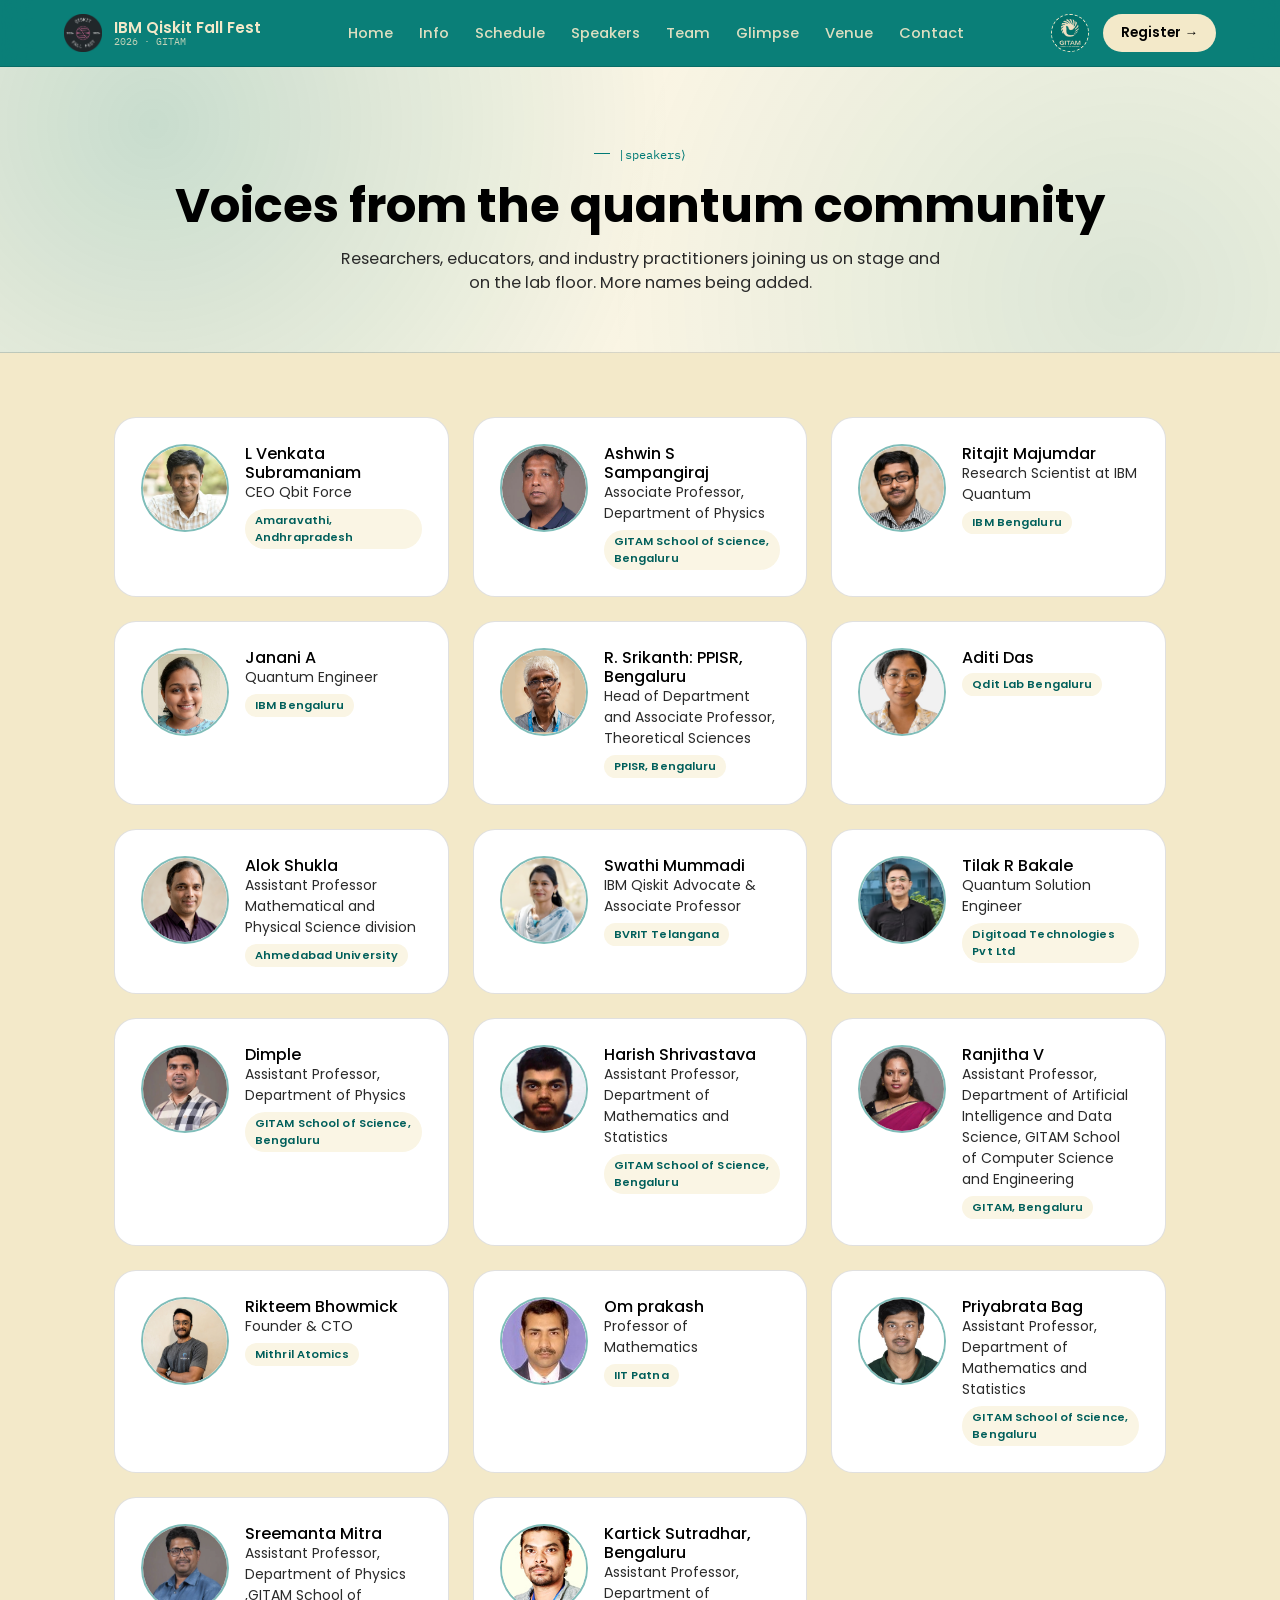
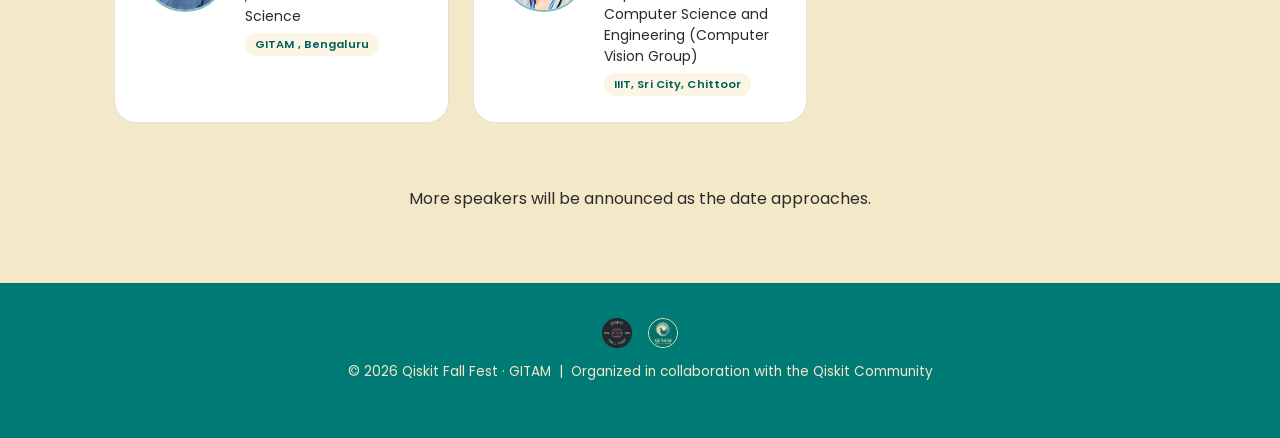
<file: speakers.html>
<!DOCTYPE html>
<html lang="en">
<head>
<meta charset="UTF-8">
<meta name="viewport" content="width=device-width, initial-scale=1.0">
<title>Speakers ·IBM  Qiskit Fall Fest 2026</title>
<link href="https://cdn.jsdelivr.net/npm/bootstrap@5.3.3/dist/css/bootstrap.min.css" rel="stylesheet">
<link rel="stylesheet" href="css/site.css">
  <link rel="icon" type="image/png" href="assets/badge-dark.png">

<style>
  .speaker-card{
    background:#fff; border:1px solid var(--line); border-radius:22px; padding:26px;
    transition:transform .2s ease, box-shadow .2s ease; height:100%;
  }
  .speaker-card:hover{ transform:translateY(-4px); box-shadow:0 18px 36px rgba(45,27,84,0.14); }
  .speaker-photo{
    width:88px; height:88px; border-radius:50%; overflow:hidden; flex-shrink:0;
    border:2px solid var(--violet-pale);
  }
  .speaker-photo img{ width:100%; height:100%; object-fit:cover; display:block; }
  .speaker-tag{
    display:inline-block; font-size:0.7rem; font-weight:600; letter-spacing:.01em;
    color:var(--pink-deep); background:var(--bg-soft); padding:3px 10px; border-radius:100px; margin-top:6px;
  }
</style>
</head>
<body>

<header>
  <div class="logo-box">
    <div class="logo-img-wrap" title="Fall Fest badge">
      <img src="assets/badge-dark.png" alt="Qiskit Fall Fest 2026 badge">
    </div>
    <div class="brand-text">
    IBM  Qiskit Fall Fest
      <span>2026 · GITAM</span>
    </div>
  </div>

 <nav class="qf-nav" id="qfNav">
      <a href="index.html">Home</a>
    <a href="info.html">Info</a>
    <a href="schedule.html">Schedule</a>
    <a href="speakers.html">Speakers</a>
    <a href="team.html">Team</a>
    <a href="glimpse.html">Glimpse</a>
    <a href="venue.html">Venue</a>
    <a href="contact.html">Contact</a>
  </nav>

  <div class="header-right">
    <button class="qf-toggler" id="qfToggler" aria-label="Toggle navigation" aria-expanded="false">
      <span></span><span></span><span></span>
    </button>
    <div class="logo-slot-wrap"><img src="assets/gitam-logo.png" alt="GITAM University" style="width:100%;height:100%;object-fit:cover;"></div>
    <a href="register.html" class="btn-nav-register">Register →</a>
  </div>
</header>

<section class="page-hero">
  <div class="eyebrow">|speakers⟩</div>
  <h1>Voices from the quantum community</h1>
  <p>Researchers, educators, and industry practitioners joining us on stage and on the lab floor. More names being added.</p>
</section>

<section class="qf-section">
  <div class="row g-4">

    <!-- 1. Venkata Subramaniam -->
    <div class="col-sm-6 col-lg-4">
      <div class="speaker-card d-flex gap-3">
        <div class="speaker-photo"><img src="speakers/lvs.png" alt="Photo of speaker"></div>
        <div>
          <h3 class="h6 mb-0">L Venkata Subramaniam</h3>
          <p class="small mb-0" style="color:var(--ink-soft)">CEO Qbit Force</p>
          <span class="speaker-tag">Amaravathi, Andhrapradesh</span>
        </div>
      </div>
    </div>

    <!-- 2. Ashwin -->
    <div class="col-sm-6 col-lg-4">
      <div class="speaker-card d-flex gap-3">
        <div class="speaker-photo"><img src="speakers/ashwinsam.png" alt="Photo of speaker"></div>
        <div>
          <h3 class="h6 mb-0">Ashwin S Sampangiraj</h3>
          <p class="small mb-0" style="color:var(--ink-soft)">Associate Professor, Department of Physics</p>
          <span class="speaker-tag">GITAM School of Science, Bengaluru</span>
        </div>
      </div>
    </div>

    <!-- 3. Ritajit -->
    <div class="col-sm-6 col-lg-4">
      <div class="speaker-card d-flex gap-3">
        <div class="speaker-photo"><img src="speakers/ritajith.png" alt="Photo of speaker"></div>
        <div>
          <h3 class="h6 mb-0">Ritajit Majumdar</h3>
          <p class="small mb-0" style="color:var(--ink-soft)">Research Scientist at IBM Quantum</p>
          <span class="speaker-tag">IBM Bengaluru</span>
        </div>
      </div>
    </div>

    <!-- 4. Janani -->
    <div class="col-sm-6 col-lg-4">
      <div class="speaker-card d-flex gap-3">
        <div class="speaker-photo"><img src="speakers/janani.png" alt="Photo of speaker"></div>
        <div>
          <h3 class="h6 mb-0">Janani A</h3>
          <p class="small mb-0" style="color:var(--ink-soft)">Quantum Engineer</p>
          <span class="speaker-tag">IBM Bengaluru</span>
        </div>
      </div>
    </div>

    <!-- 5. Srikanth -->
    <div class="col-sm-6 col-lg-4">
      <div class="speaker-card d-flex gap-3">
        <div class="speaker-photo"><img src="speakers/srikanth.png" alt="Photo of speaker"></div>
        <div>
          <h3 class="h6 mb-0">R. Srikanth: PPISR, Bengaluru</h3>
          <p class="small mb-0" style="color:var(--ink-soft)">Head of Department and Associate Professor, Theoretical Sciences</p>
          <span class="speaker-tag">PPISR, Bengaluru</span>
        </div>
      </div>
    </div>

    <!-- 6. Aditi Das, Qdit Lab Bengaluru -->
    <div class="col-sm-6 col-lg-4">
      <div class="speaker-card d-flex gap-3">
        <div class="speaker-photo"><img src="speakers/adithi.jpeg" alt="Photo of speaker"></div>
        <div>
          <h3 class="h6 mb-0">Aditi Das</h3>
          <p class="small mb-0" style="color:var(--ink-soft)"></p>
          <span class="speaker-tag">Qdit Lab Bengaluru</span>
        </div>
      </div>
    </div>

    <!-- 7. Alok -->
    <div class="col-sm-6 col-lg-4">
      <div class="speaker-card d-flex gap-3">
        <div class="speaker-photo"><img src="speakers/aloksukla.png" alt="Photo of speaker"></div>
        <div>
          <h3 class="h6 mb-0">Alok Shukla</h3>
          <p class="small mb-0" style="color:var(--ink-soft)">Assistant Professor Mathematical and Physical Science division</p>
          <span class="speaker-tag">Ahmedabad University</span>
        </div>
      </div>
    </div>

    <!-- 8. Swati -->
    <div class="col-sm-6 col-lg-4">
      <div class="speaker-card d-flex gap-3">
        <div class="speaker-photo"><img src="speakers/Swathim.png" alt="Photo of speaker"></div>
        <div>
          <h3 class="h6 mb-0">Swathi Mummadi</h3>
          <p class="small mb-0" style="color:var(--ink-soft)">IBM Qiskit Advocate & Associate Professor</p>
          <span class="speaker-tag">BVRIT Telangana</span>
        </div>
      </div>
    </div>

    <!-- 9. Tilak -->
    <div class="col-sm-6 col-lg-4">
      <div class="speaker-card d-flex gap-3">
        <div class="speaker-photo"><img src="speakers/tilak.png" alt="Photo of speaker"></div>
        <div>
          <h3 class="h6 mb-0">Tilak R Bakale</h3>
          <p class="small mb-0" style="color:var(--ink-soft)">Quantum Solution Engineer</p>
          <span class="speaker-tag">Digitoad Technologies Pvt Ltd</span>
        </div>
      </div>
    </div>

    <!-- 10. Dimple -->
    <div class="col-sm-6 col-lg-4">
      <div class="speaker-card d-flex gap-3">
        <div class="speaker-photo"><img src="speakers/DimpleSir.jpeg" alt="Photo of speaker"></div>
        <div>
          <h3 class="h6 mb-0">Dimple</h3>
          <p class="small mb-0" style="color:var(--ink-soft)">Assistant Professor, Department of Physics</p>
          <span class="speaker-tag">GITAM School of Science, Bengaluru</span>
        </div>
      </div>
    </div>

    <!-- 11. Harish -->
    <div class="col-sm-6 col-lg-4">
      <div class="speaker-card d-flex gap-3">
        <div class="speaker-photo"><img src="speakers/harish.png" alt="Photo of speaker"></div>
        <div>
          <h3 class="h6 mb-0">Harish Shrivastava</h3>
          <p class="small mb-0" style="color:var(--ink-soft)">Assistant Professor, Department of Mathematics and Statistics</p>
          <span class="speaker-tag">GITAM School of Science, Bengaluru</span>
        </div>
      </div>
    </div>

    <!-- 12. Ranjeetha -->
    <div class="col-sm-6 col-lg-4">
      <div class="speaker-card d-flex gap-3">
        <div class="speaker-photo"><img src="speakers/Ranjeethamam.jpeg" alt="Photo of speaker"></div>
        <div>
          <h3 class="h6 mb-0">Ranjitha V</h3>
          <p class="small mb-0" style="color:var(--ink-soft)">Assistant Professor, Department of Artificial Intelligence and Data Science, GITAM School of Computer Science and Engineering</p>
          <span class="speaker-tag">GITAM, Bengaluru</span>
        </div>
      </div>
    </div>

    <!-- 13. Rikteem (not in your list — kept so no one is lost) -->
    <div class="col-sm-6 col-lg-4">
      <div class="speaker-card d-flex gap-3">
        <div class="speaker-photo"><img src="speakers/ritkim.png" alt="Photo of speaker"></div>
        <div>
          <h3 class="h6 mb-0">Rikteem Bhowmick</h3>
          <p class="small mb-0" style="color:var(--ink-soft)">Founder & CTO  </p>
          <span class="speaker-tag">Mithril Atomics</span>
        </div>
      </div>
    </div>

    <!-- 14. Om Prakash (not in your list — kept so no one is lost) -->
    <div class="col-sm-6 col-lg-4">
      <div class="speaker-card d-flex gap-3">
        <div class="speaker-photo"><img src="speakers/omprakash.png" alt="Photo of speaker"></div>
        <div>
          <h3 class="h6 mb-0">Om prakash</h3>
          <p class="small mb-0" style="color:var(--ink-soft)">Professor of Mathematics</p>
          <span class="speaker-tag">IIT Patna</span>
        </div>
      </div>
    </div>

    <!-- 15. Priyabrata (not in your list — kept so no one is lost) -->
    <div class="col-sm-6 col-lg-4">
      <div class="speaker-card d-flex gap-3">
        <div class="speaker-photo"><img src="speakers/priyabrathaSir.jpeg" alt="Photo of speaker"></div>
        <div>
          <h3 class="h6 mb-0">Priyabrata Bag</h3>
          <p class="small mb-0" style="color:var(--ink-soft)">Assistant Professor, Department of Mathematics and Statistics</p>
          <span class="speaker-tag">GITAM School of Science, Bengaluru</span>
        </div>
      </div>
    </div>

    







    <!-- 16. Kartick (not in your list — kept so no one is lost) -->
    <div class="col-sm-6 col-lg-4">
      <div class="speaker-card d-flex gap-3">
        <div class="speaker-photo"><img src="speakers/srimanta.png" alt="Photo of speaker"></div>
        <div>
          <h3 class="h6 mb-0">Sreemanta Mitra</h3>
          <p class="small mb-0" style="color:var(--ink-soft)">Assistant Professor, Department of Physics ,GITAM School of Science</p>
          <span class="speaker-tag">GITAM , Bengaluru</span>
        </div>
      </div>
    </div>

    <!-- 16. Kartick (not in your list — kept so no one is lost) -->
    <div class="col-sm-6 col-lg-4">
      <div class="speaker-card d-flex gap-3">
        <div class="speaker-photo"><img src="speakers/karthik.png" alt="Photo of speaker"></div>
        <div>
          <h3 class="h6 mb-0">Kartick Sutradhar, Bengaluru</h3>
          <p class="small mb-0" style="color:var(--ink-soft)">Assistant Professor, Department of Computer Science and Engineering (Computer Vision Group)</p>
          <span class="speaker-tag">IIIT, Sri City, Chittoor</span>
        </div>
      </div>
    </div>

    <!-- ADD NEW SPEAKERS BELOW THIS LINE — just copy one block above and edit -->

  </div>

  <div class="text-center mt-5 pt-3">
    <p class="mb-2" style="color:var(--ink-soft)">More speakers will be announced as the date approaches.</p>
  </div>
</section>

<footer>
  <div class="footer-logos">
    <div class="footer-badge"><img src="assets/badge-dark.png" alt="Qiskit Fall Fest 2026 badge"></div>
    <div class="footer-gitam-slot"><img src="assets/gitam-logo.png" alt="GITAM University" style="width:100%;height:100%;object-fit:contain;"></div>
  </div>
  <p>© 2026 Qiskit Fall Fest · GITAM &nbsp;|&nbsp; Organized in collaboration with the Qiskit Community</p>
</footer>

<script src="https://cdn.jsdelivr.net/npm/bootstrap@5.3.3/dist/js/bootstrap.bundle.min.js"></script>
<script>
  const qfToggler = document.getElementById('qfToggler');
  const qfNav = document.getElementById('qfNav');
  qfToggler.addEventListener('click', () => {
    qfNav.classList.toggle('open');
    qfToggler.classList.toggle('open');
    qfToggler.setAttribute('aria-expanded', qfNav.classList.contains('open'));
  });
</script>
</body>
</html>
</file>
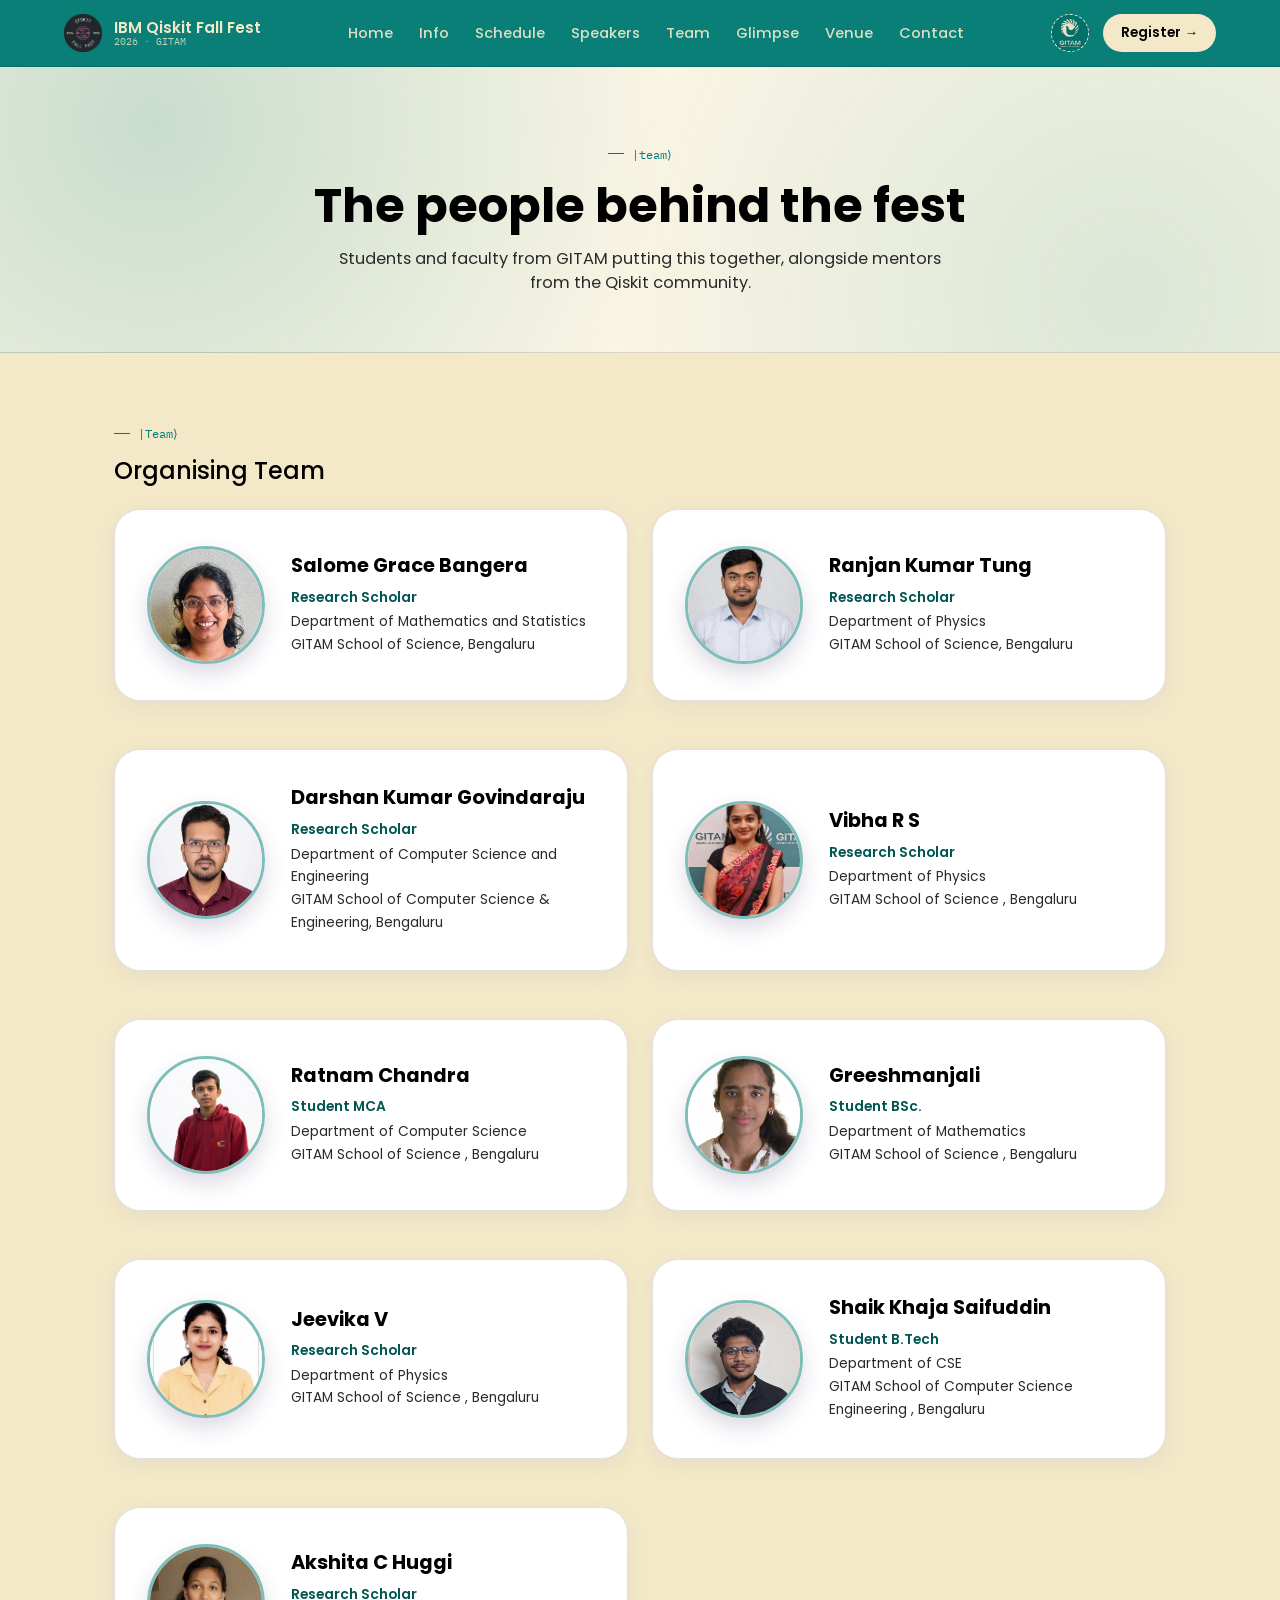
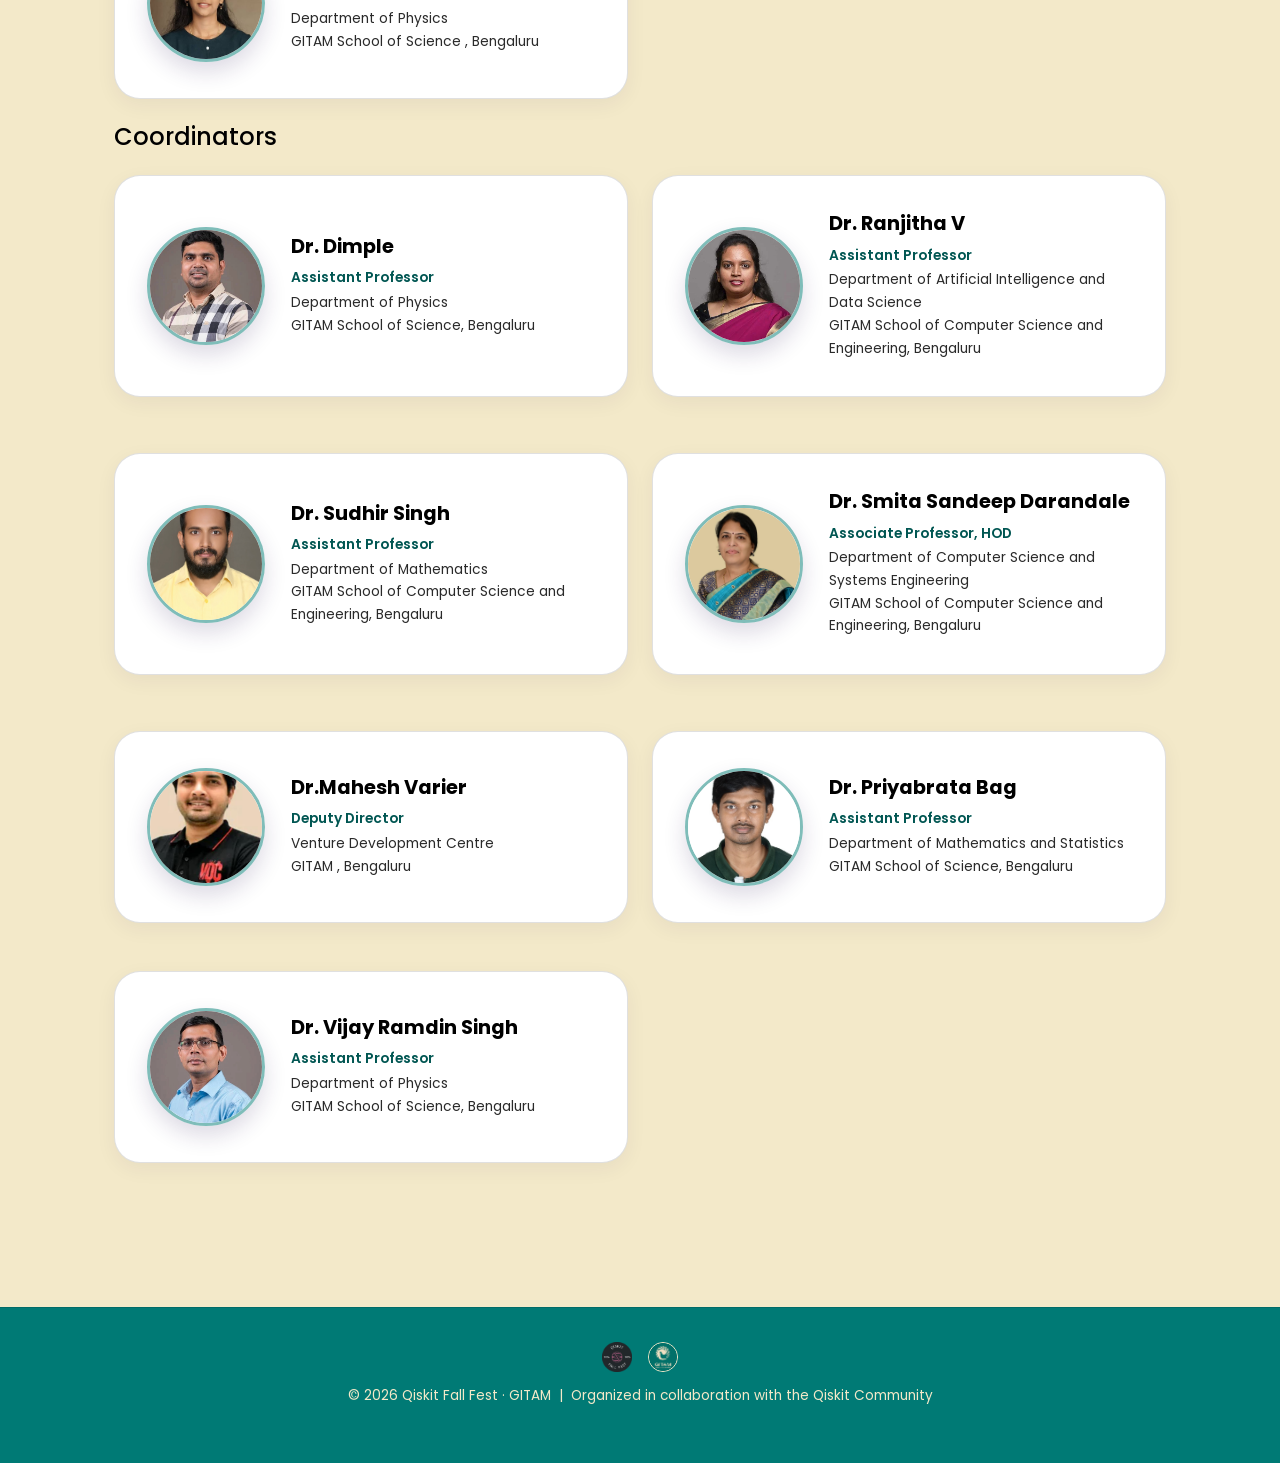
<file: team.html>
<!DOCTYPE html>
<html lang="en">
<head>
<meta charset="UTF-8">
<meta name="viewport" content="width=device-width, initial-scale=1.0">
<title>Team · IBM  Qiskit Fall Fest 2026</title>
<link href="https://cdn.jsdelivr.net/npm/bootstrap@5.3.3/dist/css/bootstrap.min.css" rel="stylesheet">
<link rel="stylesheet" href="css/site.css">
  <link rel="icon" type="image/png" href="assets/badge-dark.png">

<style>
  /* ===== spacious, professional team cards ===== */
  .team-card{
    display:flex; align-items:center; gap:26px;
    background:#fff; border:1px solid var(--line); border-radius:26px;
    padding:36px 32px; text-align:left;
    height:100%;
    box-shadow:0 6px 20px rgba(45,27,84,0.06);
    transition:transform .25s ease, box-shadow .25s ease;
  }
  .team-card:hover{
    transform:translateY(-6px);
    box-shadow:0 24px 48px rgba(45,27,84,0.16);
  }
  .team-photo{
    width:118px; height:118px; border-radius:50%; overflow:hidden; flex-shrink:0;
    border:3px solid var(--violet-pale);
    box-shadow:0 10px 22px rgba(45,27,84,0.16);
  }
  .team-photo img{ width:100%; height:100%; object-fit:cover; display:block; }

  .team-info{ min-width:0; }
  .team-name{
    font-weight:700; font-size:1.22rem; line-height:1.25;
    margin:0 0 8px; color:var(--ink);
  }
  .team-role{
    font-size:0.86rem; line-height:1.65; margin:0;
  }
  .team-role .role-title{
    display:block; font-weight:600; color:var(--violet-deep); margin-bottom:2px;
  }
  .team-role .role-line{
    display:block; color:var(--ink-soft);
  }

  @media (max-width:576px){
    .team-card{ flex-direction:column; text-align:center; align-items:center; padding:30px 24px; gap:18px; }
    .team-role{ text-align:center; }
  }
</style>
</head>
<body>

<header>
  <div class="logo-box">
    <div class="logo-img-wrap" title="Fall Fest badge">
      <img src="assets/badge-dark.png" alt="Qiskit Fall Fest 2026 badge">
    </div>
    <div class="brand-text">
    IBM  Qiskit Fall Fest
      <span>2026 · GITAM</span>
    </div>
  </div>

  <nav class="qf-nav" id="qfNav">
       <a href="index.html">Home</a>
    <a href="info.html">Info</a>
    <a href="schedule.html">Schedule</a>
    <a href="speakers.html">Speakers</a>
    <a href="team.html" >Team</a>
    <a href="glimpse.html">Glimpse</a>
    <a href="venue.html">Venue</a>
    <a href="contact.html">Contact</a>
  </nav>

  <div class="header-right">
    <button class="qf-toggler" id="qfToggler" aria-label="Toggle navigation" aria-expanded="false">
      <span></span><span></span><span></span>
    </button>
    <div class="logo-slot-wrap"><img src="assets/gitam-logo.png" alt="GITAM University" style="width:100%;height:100%;object-fit:cover;"></div>
    <a href="register.html" class="btn-nav-register">Register →</a>
  </div>
</header>

<section class="page-hero">
  <div class="eyebrow">|team⟩</div>
  <h1>The people behind the fest</h1>
  <p>Students and faculty from GITAM putting this together, alongside mentors from the Qiskit community.</p>
</section>

<section class="qf-section">

  <div class="eyebrow">|Team⟩</div>


 <h2 class="h4 mb-4">Organising Team</h2>

  <div class="row g-4">
    <div class="col-12 col-lg-6" style="padding: 0 12px; margin-bottom: 1.5rem;">
      <div class="team-card">
        <div class="team-photo"><img src="team/salome.jpeg" alt="Photo of salome"></div>
        <div class="team-info">
          <h3 class="team-name">Salome Grace Bangera</h3>
          <p class="team-role">
            <span class="role-title">Research Scholar</span>
            <span class="role-line">Department of Mathematics and Statistics</span>
            <span class="role-line">GITAM School of Science, Bengaluru</span>
          </p>
        </div>
      </div>
    </div>

    <div class="col-12 col-lg-6" style="padding: 0 12px; margin-bottom: 1.5rem;">
      <div class="team-card">
        <div class="team-photo"><img src="team/ranjan.jpeg" alt="Photo of ranjan"></div>
        <div class="team-info">
          <h3 class="team-name">Ranjan Kumar Tung</h3>
          <p class="team-role">
            <span class="role-title">Research Scholar</span>
            <span class="role-line">Department of Physics</span>
            <span class="role-line">GITAM School of Science, Bengaluru</span>
          </p>
        </div>
      </div>
    </div>

    <div class="col-12 col-lg-6" style="padding: 0 12px; margin-bottom: 1.5rem;">
      <div class="team-card">
        <div class="team-photo"><img src="team/darshan.png" alt="Photo of darshan"></div>
        <div class="team-info">
          <h3 class="team-name">Darshan Kumar Govindaraju</h3>
          <p class="team-role">
            <span class="role-title">Research Scholar</span>
            <span class="role-line">Department of Computer Science and Engineering</span>
            <span class="role-line">GITAM School of Computer Science &amp; Engineering, Bengaluru</span>
          </p>
        </div>
      </div>
    </div>



<div class="col-12 col-lg-6" style="padding: 0 12px; margin-bottom: 1.5rem;">
      <div class="team-card">
        <div class="team-photo"><img src="team/vibha.png" alt="Photo of ratnam"></div>
        <div class="team-info">
          <h3 class="team-name">Vibha R S</h3>
          <p class="team-role">
            <span class="role-title">Research Scholar</span>
            <span class="role-line">Department of Physics </span>
            <span class="role-line">GITAM School of Science , Bengaluru</span>
          </p>
        </div>
      </div>
    </div>



    

    <div class="col-12 col-lg-6" style="padding: 0 12px; margin-bottom: 1.5rem;">
      <div class="team-card">
        <div class="team-photo"><img src="team/ratnam.png" alt="Photo of ratnam"></div>
        <div class="team-info">
          <h3 class="team-name">Ratnam Chandra</h3>
          <p class="team-role">
            <span class="role-title">Student MCA</span>
            <span class="role-line">Department of Computer Science </span>
            <span class="role-line">GITAM School of Science , Bengaluru</span>
          </p>
        </div>
      </div>
    </div>

 <div class="col-12 col-lg-6" style="padding: 0 12px; margin-bottom: 1.5rem;">
      <div class="team-card">
        <div class="team-photo"><img src="team/greeshma.png" alt="Photo of ratnam"></div>
        <div class="team-info">
          <h3 class="team-name">Greeshmanjali</h3>
          <p class="team-role">
            <span class="role-title">Student BSc.</span>
            <span class="role-line">Department of Mathematics </span>
            <span class="role-line">GITAM School of Science , Bengaluru</span>
          </p>
        </div>
      </div>
    </div>

    <div class="col-12 col-lg-6" style="padding: 0 12px; margin-bottom: 1.5rem;">
      <div class="team-card">
        <div class="team-photo"><img src="team/jeevika.png" alt="Photo of ratnam"></div>
        <div class="team-info">
          <h3 class="team-name">Jeevika V</h3>
          <p class="team-role">
            <span class="role-title">Research Scholar</span>
            <span class="role-line">Department of Physics </span>
            <span class="role-line">GITAM School of Science , Bengaluru</span>
          </p>
        </div>
      </div>
    </div>


<div class="col-12 col-lg-6" style="padding: 0 12px; margin-bottom: 1.5rem;">
      <div class="team-card">
        <div class="team-photo"><img src="team/saif.png" alt="Photo of ratnam"></div>
        <div class="team-info">
          <h3 class="team-name">Shaik Khaja Saifuddin</h3>
          <p class="team-role">
            <span class="role-title">Student B.Tech</span>
            <span class="role-line">Department of CSE </span>
            <span class="role-line">GITAM School of Computer Science Engineering , Bengaluru</span>
          </p>
        </div>
      </div>
    </div>

    
    <div class="col-12 col-lg-6" style="padding: 0 12px; margin-bottom: 1.5rem;">
      <div class="team-card">
        <div class="team-photo"><img src="team/akshatha.png" alt="Photo of ratnam"></div>
        <div class="team-info">
          <h3 class="team-name">Akshita C Huggi</h3>
          <p class="team-role">
            <span class="role-title">Research Scholar</span>
            <span class="role-line">Department of Physics </span>
            <span class="role-line">GITAM School of Science , Bengaluru</span>
          </p>
        </div>
      </div>
    </div>


    
  </div>


  
  <h2 class="h4 mb-4">Coordinators</h2>

  <div class="row g-4" style="margin-bottom: 2rem;">
    <div class="col-12 col-lg-6" style="padding: 0 12px; margin-bottom: 1.5rem;">
      <div class="team-card">
        <div class="team-photo"><img src="faculty/DimpleSir.jpeg" alt="Photo of Dr. Dimple"></div>
        <div class="team-info">
          <h3 class="team-name">Dr. Dimple</h3>
          <p class="team-role">
            <span class="role-title">Assistant Professor</span>
            <span class="role-line">Department of Physics</span>
            <span class="role-line">GITAM School of Science, Bengaluru</span>
          </p>
        </div>
      </div>
    </div>

    <div class="col-12 col-lg-6" style="padding: 0 12px; margin-bottom: 1.5rem;">
      <div class="team-card">
        <div class="team-photo"><img src="faculty/Ranjeethamam.jpeg" alt="Photo of Dr. Ranjitha V"></div>
        <div class="team-info">
          <h3 class="team-name">Dr. Ranjitha V</h3>
          <p class="team-role">
            <span class="role-title">Assistant Professor</span>
            <span class="role-line">Department of Artificial Intelligence and Data Science</span>
            <span class="role-line">GITAM School of Computer Science and Engineering, Bengaluru</span>
          </p>
        </div>
      </div>
    </div>
  </div>

  <div class="row g-4" style="margin-bottom: 2rem;">
    <div class="col-12 col-lg-6" style="padding: 0 12px; margin-bottom: 1.5rem;">
      <div class="team-card">
        <div class="team-photo"><img src="faculty/sudhir.jpg" alt="Photo of Sudhir"></div>
        <div class="team-info">
          <h3 class="team-name">Dr. Sudhir Singh</h3>
          <p class="team-role">
            <span class="role-title">Assistant Professor</span>
            <span class="role-line">Department of Mathematics</span>
            <span class="role-line">GITAM School of Computer Science and Engineering, Bengaluru</span>
          </p>
        </div>
      </div>
    </div>

    <div class="col-12 col-lg-6" style="padding: 0 12px; margin-bottom: 1.5rem;">
      <div class="team-card">
        <div class="team-photo"><img src="faculty/Smithamam.jpeg" alt="Photo of Dr. Smita Sandeep Darandale"></div>
        <div class="team-info">
          <h3 class="team-name">Dr. Smita Sandeep Darandale</h3>
          <p class="team-role">
            <span class="role-title">Associate Professor, HOD</span>
            <span class="role-line">Department of Computer Science and Systems Engineering</span>
            <span class="role-line">GITAM School of Computer Science and Engineering, Bengaluru</span>
          </p>
        </div>
      </div>
    </div>
  </div>

  <div class="row g-4" style="margin-bottom: 2rem;">
    <div class="col-12 col-lg-6" style="padding: 0 12px; margin-bottom: 1.5rem;">
      <div class="team-card">
        <div class="team-photo"><img src="faculty/mahesh.png" alt="Photo of Mahesh"></div>
        <div class="team-info">
          <h3 class="team-name">Dr.Mahesh Varier</h3>
          <p class="team-role">
            <span class="role-title"> Deputy Director</span>
            <span class="role-line"> Venture Development Centre</span>
            <span class="role-line">GITAM , Bengaluru</span>
          </p>
        </div>
      </div>
    </div>

    <div class="col-12 col-lg-6" style="padding: 0 12px; margin-bottom: 1.5rem;">
      <div class="team-card">
        <div class="team-photo"><img src="faculty/priyabrathaSir.jpeg" alt="Photo of Dr. Priyabrata Bag"></div>
        <div class="team-info">
          <h3 class="team-name">Dr. Priyabrata Bag</h3>
          <p class="team-role">
            <span class="role-title">Assistant Professor</span>
            <span class="role-line">Department of Mathematics and Statistics</span>
            <span class="role-line">GITAM School of Science, Bengaluru</span>
          </p>
        </div>
      </div>
    </div>

    <div class="col-12 col-lg-6" style="padding: 0 12px; margin-bottom: 1.5rem;">
      <div class="team-card">
        <div class="team-photo"><img src="faculty/VijaySir.jpeg" alt="Photo of Dr. Vijay Ramdin Singh"></div>
        <div class="team-info">
          <h3 class="team-name">Dr. Vijay Ramdin Singh</h3>
          <p class="team-role">
            <span class="role-title">Assistant Professor</span>
            <span class="role-line">Department of Physics</span>
            <span class="role-line">GITAM School of Science, Bengaluru</span>
          </p>
        </div>
      </div>
    </div>
  </div>

  <br>
 

</section>

<footer>
  <div class="footer-logos">
    <div class="footer-badge"><img src="assets/badge-dark.png" alt="Qiskit Fall Fest 2026 badge"></div>
    <div class="footer-gitam-slot"><img src="assets/gitam-logo.png" alt="GITAM University" style="width:100%;height:100%;object-fit:contain;"></div>
  </div>
  <p>© 2026 Qiskit Fall Fest · GITAM &nbsp;|&nbsp; Organized in collaboration with the Qiskit Community</p>
</footer>

<script src="https://cdn.jsdelivr.net/npm/bootstrap@5.3.3/dist/js/bootstrap.bundle.min.js"></script>
<script>
  const qfToggler = document.getElementById('qfToggler');
  const qfNav = document.getElementById('qfNav');
  qfToggler.addEventListener('click', () => {
    qfNav.classList.toggle('open');
    qfToggler.classList.toggle('open');
    qfToggler.setAttribute('aria-expanded', qfNav.classList.contains('open'));
  });
</script>
</body>
</html>
</file>
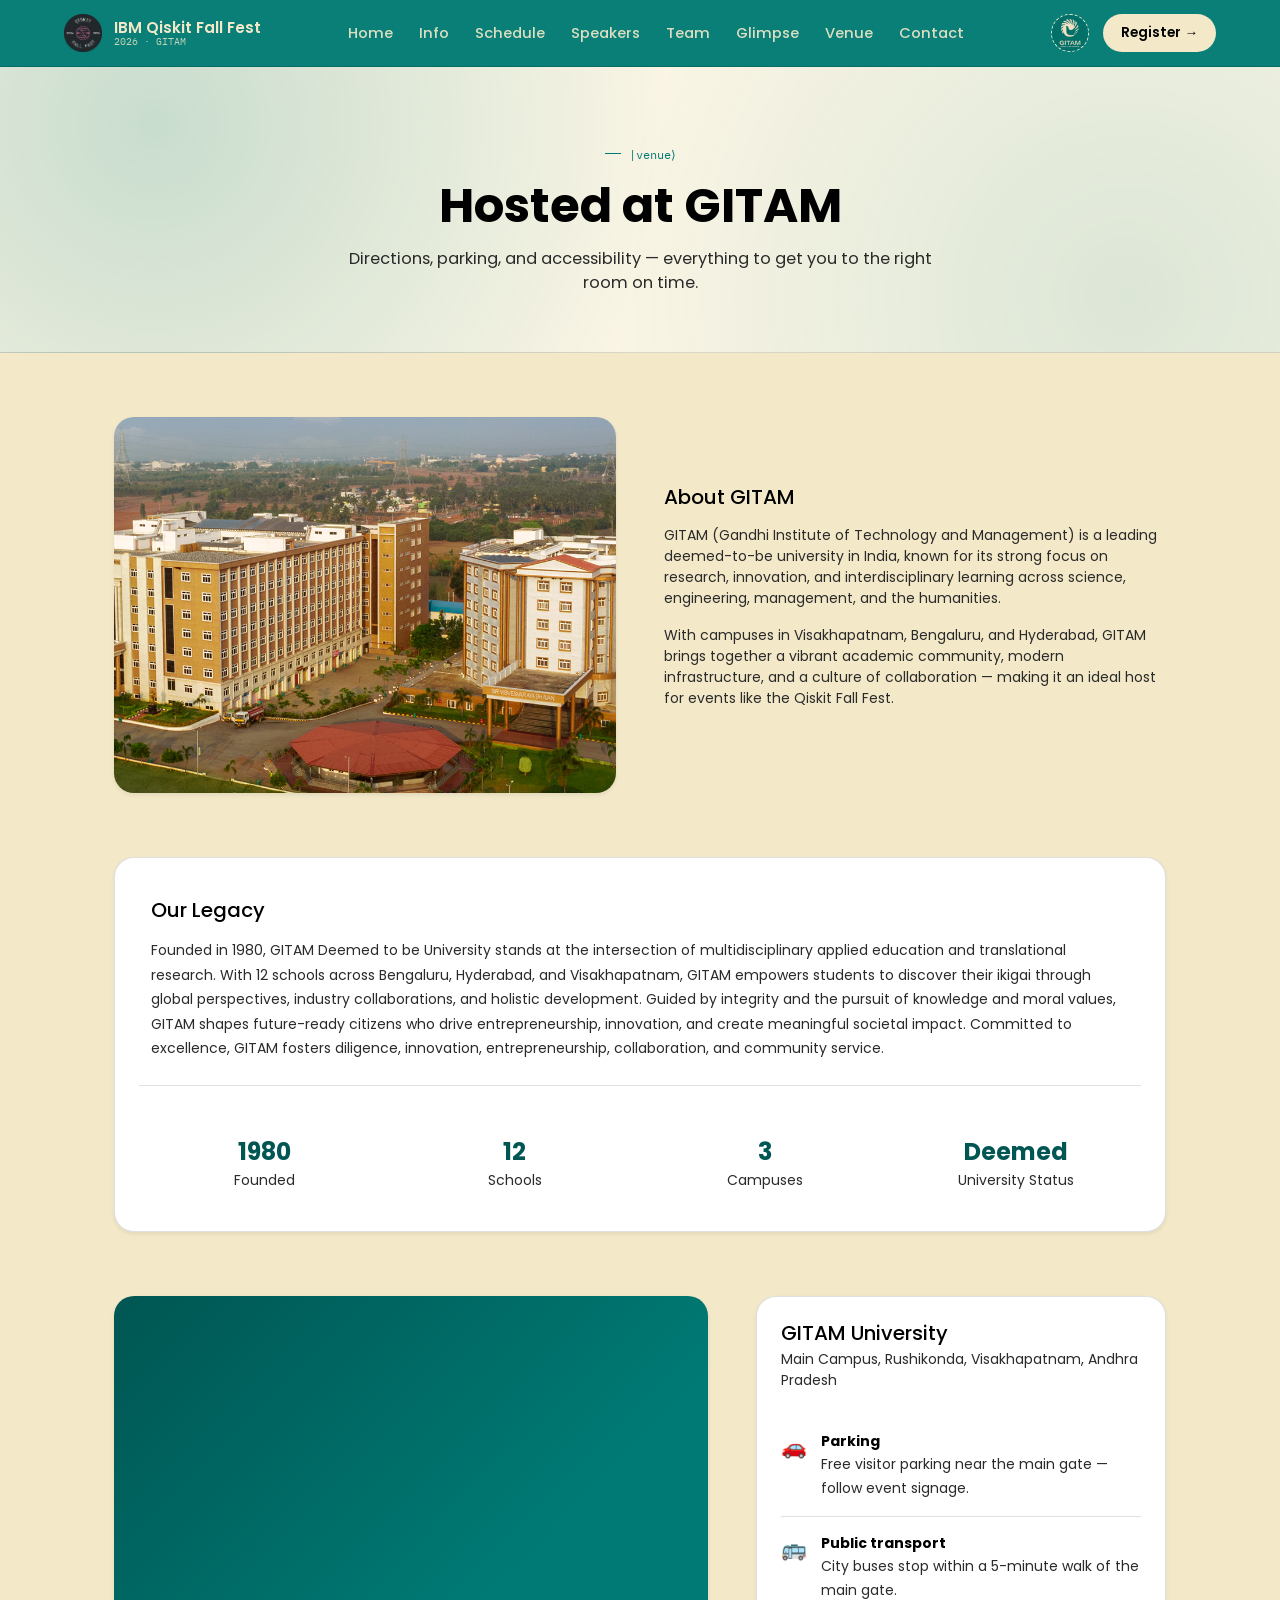
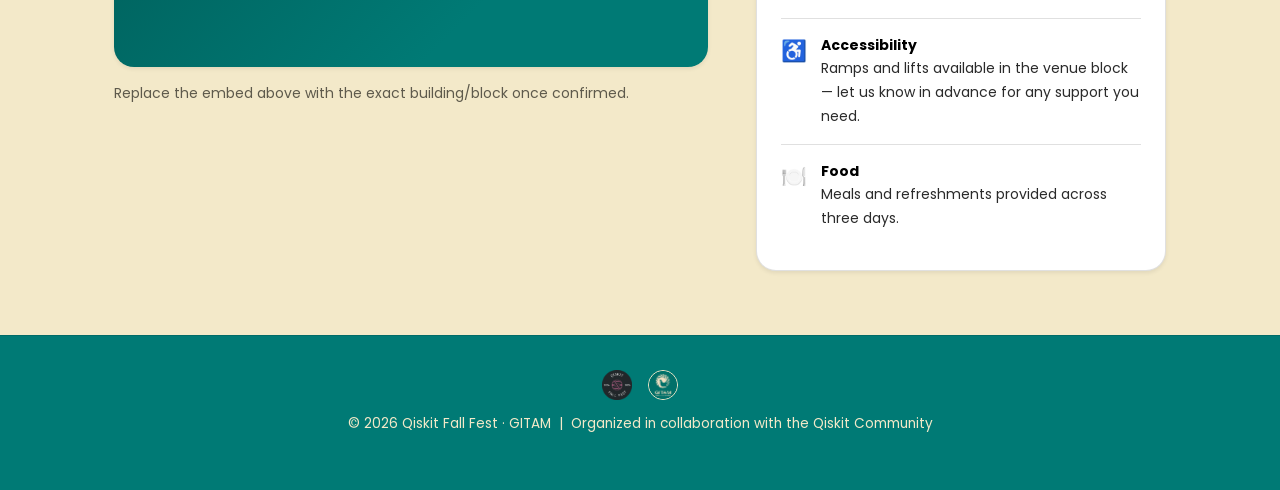
<file: venue.html>
<!DOCTYPE html>
<html lang="en">
<head>
<meta charset="UTF-8">
<meta name="viewport" content="width=device-width, initial-scale=1.0">
<title>Venue · IBM Qiskit Fall Fest 2026</title>
<link href="https://cdn.jsdelivr.net/npm/bootstrap@5.3.3/dist/css/bootstrap.min.css" rel="stylesheet">
<link rel="stylesheet" href="css/site.css">
  <link rel="icon" type="image/png" href="assets/badge-dark.png">

<style>
  .venue-fact{ display:flex; gap:14px; padding:16px 0; border-bottom:1px solid var(--line); }
  .venue-fact:last-child{ border-bottom:none; }
  .venue-fact .ico{ font-size:1.3rem; flex-shrink:0; }
</style>
</head>
<body>

<header>
  <div class="logo-box">
    <div class="logo-img-wrap" title="Fall Fest badge">
      <img src="assets/badge-dark.png" alt="Qiskit Fall Fest 2026 badge">
    </div>
    <div class="brand-text">
    IBM  Qiskit Fall Fest
      <span>2026 · GITAM</span>
    </div>
  </div>

  <nav class="qf-nav" id="qfNav">
       <a href="index.html">Home</a>
    <a href="info.html">Info</a>
    <a href="schedule.html">Schedule</a>
    <a href="speakers.html">Speakers</a>
    <a href="team.html">Team</a>
    <a href="glimpse.html">Glimpse</a>
    <a href="venue.html">Venue</a>
    <a href="contact.html">Contact</a>
  </nav>

  <div class="header-right">
    <button class="qf-toggler" id="qfToggler" aria-label="Toggle navigation" aria-expanded="false">
      <span></span><span></span><span></span>
    </button>
    <div class="logo-slot-wrap"><img src="assets/gitam-logo.png" alt="GITAM University" style="width:100%;height:100%;object-fit:cover;"></div>
    <a href="register.html" class="btn-nav-register">Register →</a>
  </div>
</header>

<section class="page-hero">
  <div class="eyebrow">|venue⟩</div>
  <h1>Hosted at GITAM</h1>
  <p>Directions, parking, and accessibility — everything to get you to the right room on time.</p>
</section>

<!-- ===== 1. ABOUT GITAM (moved to top) ===== -->
<section class="qf-section">
  <div class="row g-5 align-items-center">
    <div class="col-lg-6">
      <div class="qf-rounded shadow-sm overflow-hidden" style="aspect-ratio:4/3;">
        <img src="assets/blr-campus1.png" alt="GITAM University campus" style="width:100%; height:100%; object-fit:cover; display:block;">
      </div>
    </div>
    <div class="col-lg-6">
      <h2 class="h5 mb-3">About GITAM</h2>
      <p class="small" style="color:var(--ink-soft)">
        GITAM (Gandhi Institute of Technology and Management) is a leading deemed-to-be university in India, known for its strong focus on research, innovation, and interdisciplinary learning across science, engineering, management, and the humanities.
      </p>
      <p class="small" style="color:var(--ink-soft)">
        With campuses in Visakhapatnam, Bengaluru, and Hyderabad, GITAM brings together a vibrant academic community, modern infrastructure, and a culture of collaboration — making it an ideal host for events like the Qiskit Fall Fest.
      </p>
    </div>
  </div>
</section>

<!-- ===== 2. OUR LEGACY ===== -->
<section class="qf-section" style="padding-top: 0;">
  <div class="bg-white qf-rounded p-4 shadow-sm border" style="border-color:var(--line)!important; padding: 40px 36px !important;">
    <h2 class="h5 mb-3">Our Legacy</h2>
    <p class="small" style="color:var(--ink-soft); line-height:1.75; margin-bottom: 24px;">
      Founded in 1980, GITAM Deemed to be University stands at the intersection of multidisciplinary applied education and translational research. With 12 schools across Bengaluru, Hyderabad, and Visakhapatnam, GITAM empowers students to discover their ikigai through global perspectives, industry collaborations, and holistic development. Guided by integrity and the pursuit of knowledge and moral values, GITAM shapes future-ready citizens who drive entrepreneurship, innovation, and create meaningful societal impact. Committed to excellence, GITAM fosters diligence, innovation, entrepreneurship, collaboration, and community service.
    </p>

    <div class="row g-4 text-center" style="border-top: 1px solid var(--line); padding-top: 24px; margin-top: 0;">
      <div class="col-6 col-md-3">
        <div style="font-weight:700; font-size:1.5rem; color:var(--violet-deep);">1980</div>
        <div class="small" style="color:var(--ink-soft);">Founded</div>
      </div>
      <div class="col-6 col-md-3">
        <div style="font-weight:700; font-size:1.5rem; color:var(--violet-deep);">12</div>
        <div class="small" style="color:var(--ink-soft);">Schools</div>
      </div>
      <div class="col-6 col-md-3">
        <div style="font-weight:700; font-size:1.5rem; color:var(--violet-deep);">3</div>
        <div class="small" style="color:var(--ink-soft);">Campuses</div>
      </div>
      <div class="col-6 col-md-3">
        <div style="font-weight:700; font-size:1.5rem; color:var(--violet-deep);">Deemed</div>
        <div class="small" style="color:var(--ink-soft);">University Status</div>
      </div>
    </div>
  </div>
</section>

<!-- ===== 3. MAP + FACILITIES (moved to bottom) ===== -->
<section class="qf-section" style="padding-top: 0;">
  <div class="row g-5 align-items-start">
    <div class="col-lg-7">
      <div class="qf-rounded shadow-sm" style="aspect-ratio:16/10; background:linear-gradient(135deg,var(--violet-deep),var(--blue) 70%);">
        <iframe title="Map to GITAM University venue" src="https://www.google.com/maps?q=GITAM%20University&output=embed" style="width:100%; height:100%; border:0; display:block;" loading="lazy"></iframe>
      </div>
      <p class="small mt-3" style="color:var(--ink-dim)">Replace the embed above with the exact building/block once confirmed.</p>
    </div>
    <div class="col-lg-5">
      <div class="bg-white qf-rounded p-4 shadow-sm border" style="border-color:var(--line)!important;">
        <h2 class="h5 mb-1">GITAM University</h2>
        <p class="small mb-4" style="color:var(--ink-soft)">Main Campus, Rushikonda, Visakhapatnam, Andhra Pradesh</p>
        <div class="venue-fact">
          <div class="ico">🚗</div>
          <div><strong class="d-block small">Parking</strong><span class="small" style="color:var(--ink-soft)">Free visitor parking near the main gate — follow event signage.</span></div>
        </div>
        <div class="venue-fact">
          <div class="ico">🚌</div>
          <div><strong class="d-block small">Public transport</strong><span class="small" style="color:var(--ink-soft)">City buses stop within a 5-minute walk of the main gate.</span></div>
        </div>
        <div class="venue-fact">
          <div class="ico">♿</div>
          <div><strong class="d-block small">Accessibility</strong><span class="small" style="color:var(--ink-soft)">Ramps and lifts available in the venue block — let us know in advance for any support you need.</span></div>
        </div>
        <div class="venue-fact">
          <div class="ico">🍽️</div>
          <div><strong class="d-block small">Food</strong><span class="small" style="color:var(--ink-soft)">Meals and refreshments provided across three days.</span></div>
        </div>
      </div>
    </div>
  </div>
</section>

<footer>
  <div class="footer-logos">
    <div class="footer-badge"><img src="assets/badge-dark.png" alt="Qiskit Fall Fest 2026 badge"></div>
    <div class="footer-gitam-slot"><img src="assets/gitam-logo.png" alt="GITAM University" style="width:100%;height:100%;object-fit:contain;"></div>
  </div>
  <p>© 2026 Qiskit Fall Fest · GITAM &nbsp;|&nbsp; Organized in collaboration with the Qiskit Community</p>
</footer>

<script src="https://cdn.jsdelivr.net/npm/bootstrap@5.3.3/dist/js/bootstrap.bundle.min.js"></script>
<script>
  const qfToggler = document.getElementById('qfToggler');
  const qfNav = document.getElementById('qfNav');
  qfToggler.addEventListener('click', () => {
    qfNav.classList.toggle('open');
    qfToggler.classList.toggle('open');
    qfToggler.setAttribute('aria-expanded', qfNav.classList.contains('open'));
  });
</script>
</body>
</html>
</file>
<file: css/site.css>
/* ==========================================================
   Qiskit Fall Fest 2026 — shared stylesheet for inner pages
   Theme: Teal #007A75 + Cream #F3E9C9 + Black text
   Loaded AFTER Bootstrap 5 CDN — these rules override Bootstrap
   defaults to keep the same visual identity as index.html
   ========================================================== */

@import url('https://fonts.googleapis.com/css2?family=Poppins:wght@400;500;600;700;800&family=IBM+Plex+Mono:wght@400;500&display=swap');

:root{
  --bg:#F3E9C9;            /* cream page background */
  --bg-soft:#FAF5E4;       /* lighter cream */
  --surface:#FDFAF0;       /* cards / panels */
  --ink:#000000;           /* main text: black */
  --ink-soft:#2a2a2a;
  --ink-dim:#5e5a4c;
  --teal:#007A75;          /* primary brand teal */
  --teal-deep:#005652;     /* darker teal for hovers / footer */
  --cream:#F3E9C9;         /* cream for logo & text on teal */

  /* legacy names kept so index.html and other pages still work */
  --pink:#007A75;
  --pink-deep:#005f5b;
  --violet:#007A75;
  --violet-deep:#005652;
  --violet-pale:#7fbdb9;
  --blue:#007A75;

  --line: rgba(0,0,0,0.12);
  --radius: 18px;

  /* bootstrap variable overrides */
  --bs-body-font-family:'Poppins', sans-serif;
  --bs-body-color:var(--ink);
  --bs-body-bg:var(--bg);
  --bs-link-color:var(--teal);
  --bs-link-hover-color:var(--teal-deep);
}

*{ box-sizing:border-box; }
body{
  background:var(--bg);
  color:var(--ink);
  font-family:'Poppins', sans-serif;
}
h1,h2,h3,h4{ font-family:'Poppins', sans-serif; color:var(--ink); font-weight:700; }
a{ text-decoration:none; }
::selection{ background:var(--teal); color:var(--cream); }

.eyebrow{
  display:inline-flex; align-items:center; gap:8px;
  font-family:'IBM Plex Mono', monospace;
  font-size:0.78rem;
  color:var(--teal);
  margin-bottom:14px;
}
.eyebrow::before{
  content:""; width:16px; height:1px; background:var(--teal); display:inline-block;
}

/* ===== header / nav (shared across every page) ===== */
header{
  position:sticky; top:0; z-index:100;
  display:flex; align-items:center; justify-content:space-between;
  gap:20px;
  padding:14px 5vw;
  background:rgba(0,122,117,0.96);
  backdrop-filter:blur(14px);
  -webkit-backdrop-filter:blur(14px);
  border-bottom:1px solid rgba(0,0,0,0.15);
}
.logo-box{ display:flex; align-items:center; gap:12px; }
/* turns any dark/coloured logo into cream; remove if your logo is already cream */
.logo-img-wrap img{ height:38px; display:block; }
.brand-text{ font-family:'Poppins', sans-serif; font-size:0.95rem; font-weight:600; line-height:1.15; color:var(--cream); }
.brand-text span{ display:block; font-family:'IBM Plex Mono', monospace; font-size:0.6rem; color:var(--cream); opacity:.8; font-weight:400; }

.qf-nav{ display:flex; align-items:center; gap:26px; }
.qf-nav a{
  color:var(--cream); font-size:0.92rem; font-weight:500;
  position:relative; padding:4px 0; opacity:.9;
}
.qf-nav a::after{
  content:""; position:absolute; left:0; bottom:-2px; width:0; height:2px;
  background:var(--cream); transition:width .25s ease;
}
.qf-nav a:hover{ color:var(--cream); opacity:1; }
.qf-nav a:hover::after, .qf-nav a.active::after{ width:100%; }
.qf-nav a.active{ color:var(--cream); opacity:1; font-weight:600; }

.header-right{ display:flex; align-items:center; gap:14px; }
.logo-slot-wrap{
  width:38px; height:38px; border-radius:50%; overflow:hidden;
  border:1.5px dashed var(--cream); flex-shrink:0;
}
.btn-nav-register{
  position:relative; overflow:hidden;
  background:var(--cream); color:#000;
  font-size:0.85rem; font-weight:600;
  padding:9px 18px; border-radius:100px;
  transition:transform .2s ease, box-shadow .2s ease;
}
.btn-nav-register:hover{ transform:translateY(-2px); box-shadow:0 10px 22px rgba(0,0,0,0.25); color:#000; }

.qf-toggler{
  display:none;
  border:1.5px solid var(--cream); background:transparent; border-radius:10px;
  width:42px; height:38px; align-items:center; justify-content:center;
  flex-direction:column; gap:5px; cursor:pointer;
}
.qf-toggler span{ width:20px; height:2px; background:var(--cream); display:block; transition:.25s ease; }
.qf-toggler.open span:nth-child(1){ transform:translateY(7px) rotate(45deg); }
.qf-toggler.open span:nth-child(2){ opacity:0; }
.qf-toggler.open span:nth-child(3){ transform:translateY(-7px) rotate(-45deg); }

@media (max-width:900px){
  .qf-nav{
    position:fixed; top:70px; left:0; right:0;
    background:var(--teal-deep);
    flex-direction:column; align-items:flex-start; gap:0;
    padding:8px 6vw 18px;
    border-bottom:1px solid var(--line);
    box-shadow:0 16px 30px rgba(0,0,0,0.2);
    transform:translateY(-8px); opacity:0; pointer-events:none;
    transition:transform .2s ease, opacity .2s ease;
  }
  .qf-nav.open{ transform:translateY(0); opacity:1; pointer-events:auto; }
  .qf-nav a{ width:100%; padding:12px 0; border-bottom:1px solid rgba(243,233,201,0.2); }
  .qf-nav a::after{ display:none; }
  .qf-toggler{ display:flex; }
  .header-right .btn-nav-register{ padding:8px 14px; font-size:0.8rem; }
}

/* ===== page hero band (used on every inner page) ===== */
.page-hero{
  position:relative;
  overflow:hidden;
  padding:70px 5vw 56px;
  background:
    radial-gradient(circle at 12% 20%, rgba(0,122,117,0.20), transparent 45%),
    radial-gradient(circle at 88% 80%, rgba(0,122,117,0.12), transparent 45%),
    var(--bg-soft);
  border-bottom:1px solid var(--line);
  text-align:center;
}
.page-hero h1{ font-size:clamp(2rem, 4.5vw, 3rem); margin:0 0 12px; }
.page-hero p{ color:var(--ink-soft); max-width:620px; margin:0 auto; font-size:1.02rem; }
.page-hero .eyebrow{ justify-content:center; }

/* ===== shared image rounding ===== */
.qf-rounded{ border-radius:20px; overflow:hidden; }
.qf-rounded img{ width:100%; height:100%; object-fit:cover; display:block; }

/* ===== generic content section ===== */
.qf-section{ padding:64px 5vw; max-width:1180px; margin:0 auto; }

/* ===== footer (shared) ===== */
footer{
  padding:34px 5vw 40px;
  text-align:center;
  background:var(--teal);
  border-top:1px solid var(--line);
  color:var(--cream);
  font-size:0.85rem;
}
footer a{ color:var(--cream); text-decoration:underline; }

.footer-logos{ display:flex; align-items:center; justify-content:center; gap:16px; margin-bottom:14px; }
.footer-badge img{ height:30px; }
.footer-gitam-slot{ width:30px; height:30px; border-radius:50%; overflow:hidden; border:1px solid var(--cream); }
</file>
